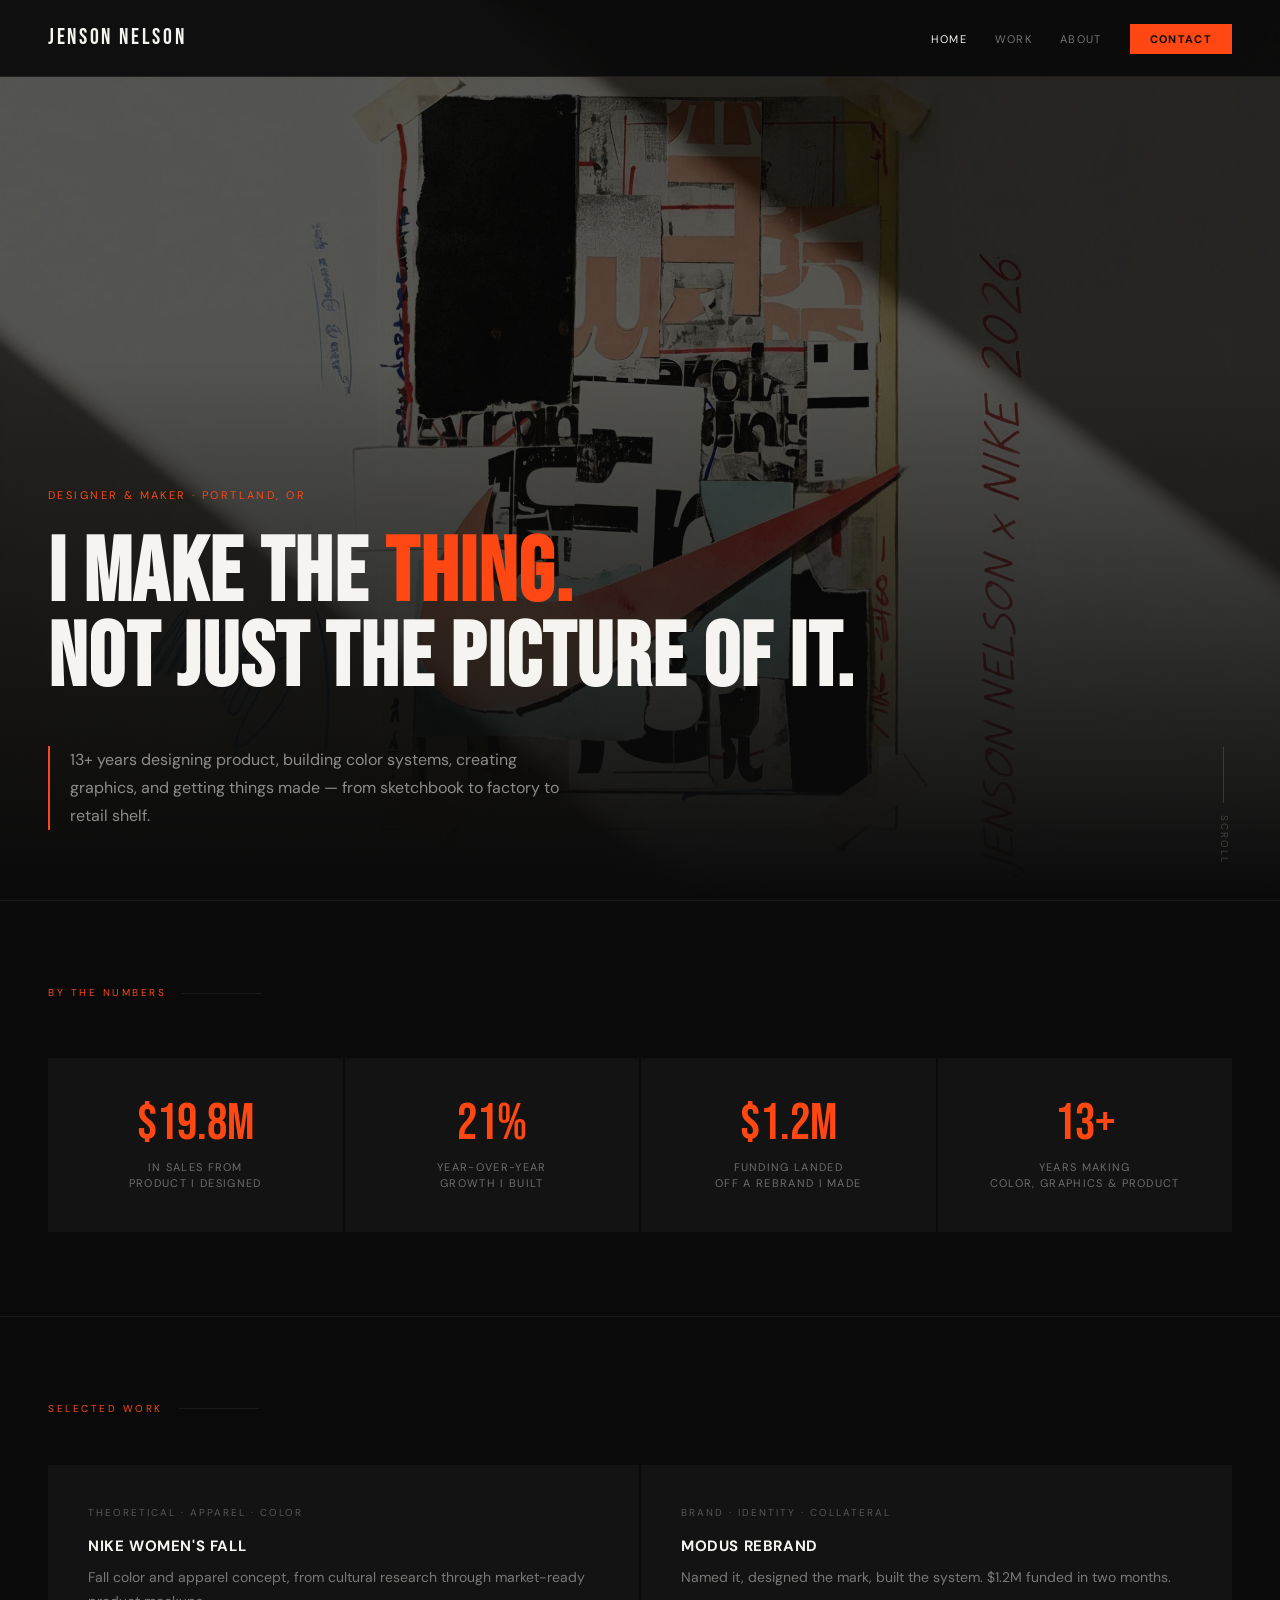
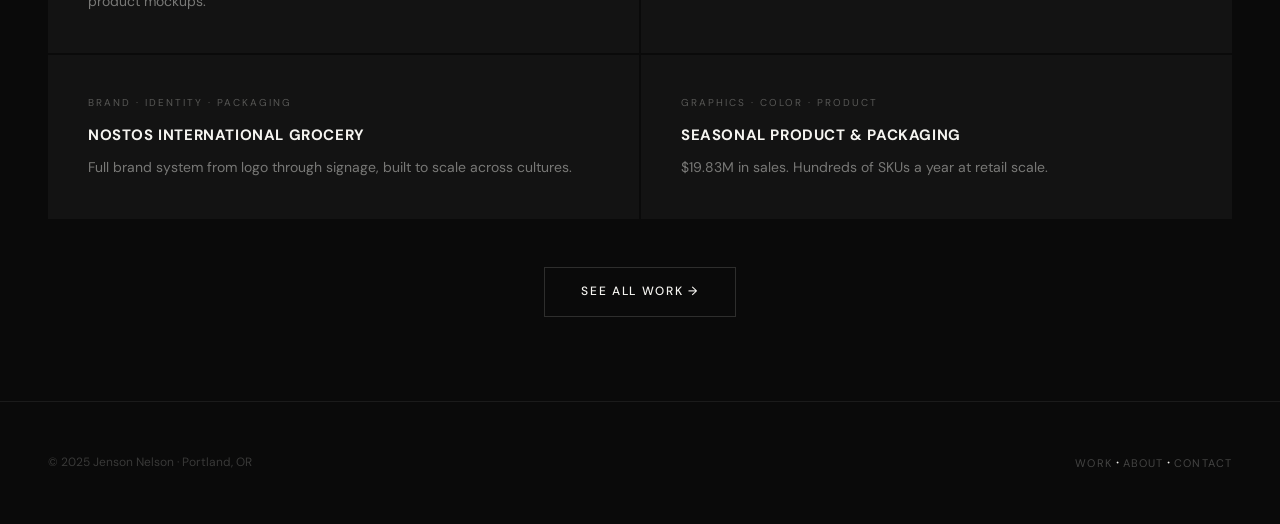
<file: Deploy/index.html>
<!DOCTYPE html>
<html lang="en">
<head>
<meta charset="UTF-8">
<meta name="viewport" content="width=device-width, initial-scale=1.0">
<title>Jenson Nelson — Designer · Color · Graphics · Product</title>
<meta name="description" content="Designer and maker with 13+ years building product, color systems, packaging, and apparel graphics — from sketchbook to retail shelf.">
<link rel="preconnect" href="https://fonts.googleapis.com">
<link rel="preconnect" href="https://fonts.gstatic.com" crossorigin>
<link href="https://fonts.googleapis.com/css2?family=Bebas+Neue&family=DM+Sans:ital,wght@0,300;0,400;0,500;0,700;1,300;1,400&display=swap" rel="stylesheet">
<link rel="stylesheet" href="style.css">
<style>
  /* === HOME-SPECIFIC === */
  .hero {
    min-height: 100vh;
    display: flex;
    flex-direction: column;
    justify-content: flex-end;
    padding: 0 48px 70px;
    position: relative;
    overflow: hidden;
  }
  .hero::before {
    content: '';
    position: absolute;
    inset: 0;
    background: url('hero-bg.jpg') center/cover no-repeat;
    opacity: 0.32;
    pointer-events: none;
  }
  .hero::after {
    content: '';
    position: absolute;
    inset: 0;
    background: linear-gradient(to top, var(--black) 0%, transparent 60%);
    pointer-events: none;
  }
  .hero-content { position: relative; z-index: 2; }
  .hero-eyebrow {
    font-size: 11px;
    letter-spacing: 0.22em;
    text-transform: uppercase;
    color: var(--orange);
    margin-bottom: 28px;
  }
  .hero-title {
    font-family: var(--serif);
    font-size: clamp(46px, 7vw, 96px);
    line-height: 0.95;
    letter-spacing: 0.02em;
    max-width: 860px;
    margin-bottom: 44px;
  }
  .hero-title span { color: var(--orange); }
  .hero-sub {
    font-size: 16px;
    color: rgba(245,244,240,0.55);
    max-width: 520px;
    line-height: 1.75;
    border-left: 2px solid var(--orange);
    padding-left: 20px;
    margin: 0;
  }
  .scroll-cue {
    position: absolute;
    bottom: 36px; right: 48px;
    font-size: 10px;
    letter-spacing: 0.2em;
    text-transform: uppercase;
    color: rgba(245,244,240,0.2);
    writing-mode: vertical-rl;
    display: flex;
    align-items: center;
    gap: 12px;
    z-index: 2;
  }
  .scroll-cue::before {
    content: '';
    display: block;
    width: 1px;
    height: 56px;
    background: rgba(255,71,19,0.35);
  }

  /* Stats */
  .stats {
    display: grid;
    grid-template-columns: repeat(4, 1fr);
    gap: 2px;
    margin-top: 56px;
  }
  .stat {
    background: var(--mid);
    padding: 40px 32px;
    text-align: center;
    position: relative;
    overflow: hidden;
  }
  .stat::after {
    content: '';
    position: absolute;
    bottom: 0; left: 0; right: 0;
    height: 2px;
    background: var(--orange);
    transform: scaleX(0);
    transition: transform 0.4s ease;
  }
  .stat:hover::after { transform: scaleX(1); }
  .stat-num {
    font-family: var(--serif);
    font-size: clamp(34px, 4vw, 52px);
    color: var(--orange);
    line-height: 1;
    margin-bottom: 10px;
  }
  .stat-label {
    font-size: 11px;
    letter-spacing: 0.12em;
    text-transform: uppercase;
    color: rgba(245,244,240,0.4);
    line-height: 1.5;
  }

  /* Philosophy bar */
  .philosophy {
    background: var(--mid);
    border-left: 3px solid var(--orange);
    padding: 48px 52px;
    margin-top: 56px;
    font-size: 20px;
    line-height: 1.7;
    color: rgba(245,244,240,0.85);
  }
  .philosophy em {
    color: var(--orange);
    font-style: normal;
    font-weight: 500;
  }

  /* Work preview cards */
  .preview-grid {
    display: grid;
    grid-template-columns: 1fr 1fr;
    gap: 2px;
    margin-top: 48px;
  }
  .preview-card {
    background: var(--mid);
    padding: 40px;
    text-decoration: none;
    color: inherit;
    position: relative;
    overflow: hidden;
  }
  .preview-card::before {
    content: '';
    position: absolute;
    top: 0; left: 0;
    width: 3px;
    height: 0;
    background: var(--orange);
    transition: height 0.4s ease;
  }
  .preview-card:hover::before { height: 100%; }
  .preview-card:hover { opacity: 1; }
  .preview-card .eyebrow {
    font-size: 10px;
    letter-spacing: 0.2em;
    text-transform: uppercase;
    color: rgba(245,244,240,0.3);
    margin-bottom: 12px;
  }
  .preview-card h4 {
    font-size: 15px;
    text-transform: uppercase;
    letter-spacing: 0.04em;
    color: var(--white);
    margin-bottom: 8px;
  }
  .preview-card p {
    font-size: 14px;
    color: rgba(245,244,240,0.45);
    max-width: 100%;
    margin: 0;
    line-height: 1.65;
  }

  .home-cta {
    text-align: center;
    margin-top: 48px;
  }

  @media (max-width: 900px) {
    .stats { grid-template-columns: 1fr 1fr; }
    .preview-grid { grid-template-columns: 1fr; }
  }
  @media (max-width: 600px) {
    .hero { padding: 0 24px 42px; }
    .stats { grid-template-columns: 1fr; }
    .stat { padding: 28px 24px; }
    .philosophy { padding: 32px 24px; font-size: 17px; }
  }
</style>
</head>
<body>

<nav>
  <a href="index.html" class="nav-name">JENSON NELSON</a>
  <ul class="nav-links">
    <li><a href="index.html" class="active">Home</a></li>
    <li><a href="work.html">Work</a></li>
    <li><a href="about.html">About</a></li>
    <li><a href="contact.html" class="nav-cta">Contact</a></li>
  </ul>
</nav>

<!-- HERO -->
<div class="hero">
  <div class="hero-content">
    <div class="hero-eyebrow anim-1">Designer & Maker · Portland, OR</div>
    <h1 class="hero-title anim-2">I MAKE THE <span>THING.</span><br>NOT JUST THE PICTURE OF IT.</h1>
    <p class="hero-sub anim-3">13+ years designing product, building color systems, creating graphics, and getting things made — from sketchbook to factory to retail shelf.</p>
  </div>
  <div class="scroll-cue">Scroll</div>
</div>

<!-- STATS -->
<section id="impact">
  <div class="section-label">By the Numbers</div>
  <div class="stats reveal">
    <div class="stat">
      <div class="stat-num">$19.8M</div>
      <div class="stat-label">In Sales from<br>Product I Designed</div>
    </div>
    <div class="stat">
      <div class="stat-num">21%</div>
      <div class="stat-label">Year-over-Year<br>Growth I Built</div>
    </div>
    <div class="stat">
      <div class="stat-num">$1.2M</div>
      <div class="stat-label">Funding Landed<br>off a Rebrand I Made</div>
    </div>
    <div class="stat">
      <div class="stat-num">13+</div>
      <div class="stat-label">Years Making<br>Color, Graphics & Product</div>
    </div>
  </div>
</section>

<!-- WORK PREVIEW -->
<section>
  <div class="section-label">Selected Work</div>
  <div class="preview-grid reveal">
    <a href="work.html#nike-womens" class="preview-card">
      <div class="eyebrow">Theoretical · Apparel · Color</div>
      <h4>Nike Women's Fall</h4>
      <p>Fall color and apparel concept, from cultural research through market-ready product mockups.</p>
    </a>
    <a href="work.html#modus" class="preview-card">
      <div class="eyebrow">Brand · Identity · Collateral</div>
      <h4>Modus Rebrand</h4>
      <p>Named it, designed the mark, built the system. $1.2M funded in two months.</p>
    </a>
    <a href="work.html#nostos" class="preview-card">
      <div class="eyebrow">Brand · Identity · Packaging</div>
      <h4>Nostos International Grocery</h4>
      <p>Full brand system from logo through signage, built to scale across cultures.</p>
    </a>
    <a href="work.html#seasonal" class="preview-card">
      <div class="eyebrow">Graphics · Color · Product</div>
      <h4>Seasonal Product & Packaging</h4>
      <p>$19.83M in sales. Hundreds of SKUs a year at retail scale.</p>
    </a>
  </div>

  <div class="home-cta reveal" style="margin-top: 48px;">
    <a href="work.html" class="btn-secondary">See All Work →</a>
  </div>
</section>

<footer>
  <p>&copy; 2025 Jenson Nelson · Portland, OR</p>
  <nav>
    <a href="work.html">Work</a> &nbsp;&middot;&nbsp;
    <a href="about.html">About</a> &nbsp;&middot;&nbsp;
    <a href="contact.html">Contact</a>
  </nav>
</footer>

<script>
  const reveals = document.querySelectorAll('.reveal');
  const observer = new IntersectionObserver((entries) => {
    entries.forEach(entry => {
      if (entry.isIntersecting) {
        entry.target.classList.add('visible');
        observer.unobserve(entry.target);
      }
    });
  }, { threshold: 0.12 });
  reveals.forEach(el => observer.observe(el));
</script>
</body>
</html>
</file>
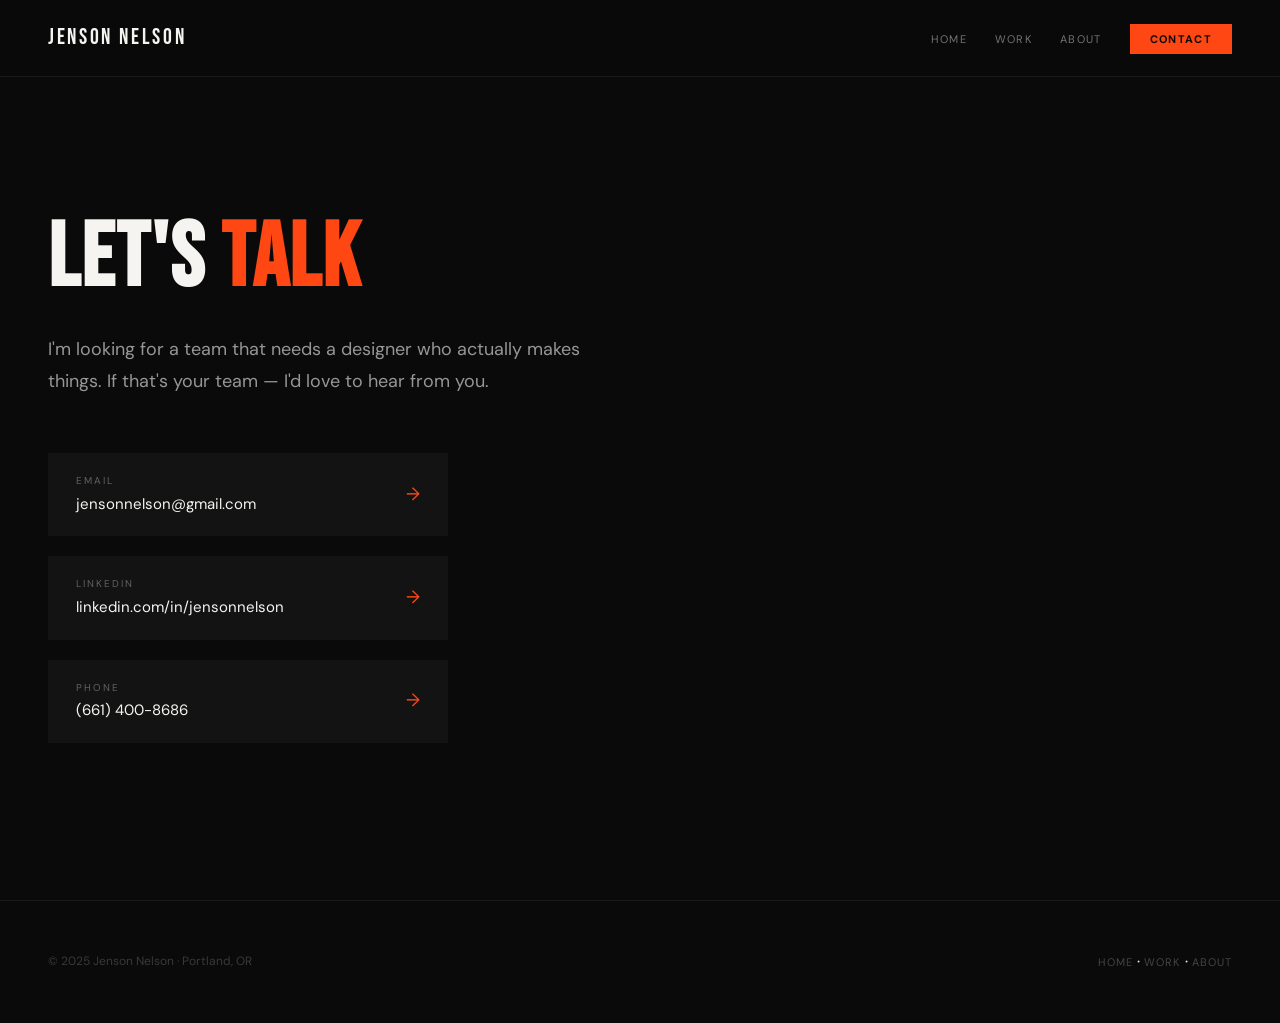
<file: Deploy/contact.html>
<!DOCTYPE html>
<html lang="en">
<head>
<meta charset="UTF-8">
<meta name="viewport" content="width=device-width, initial-scale=1.0">
<title>Contact — Jenson Nelson</title>
<link rel="preconnect" href="https://fonts.googleapis.com">
<link rel="preconnect" href="https://fonts.gstatic.com" crossorigin>
<link href="https://fonts.googleapis.com/css2?family=Bebas+Neue&family=DM+Sans:ital,wght@0,300;0,400;0,500;0,700;1,300;1,400&display=swap" rel="stylesheet">
<link rel="stylesheet" href="style.css">
<style>
  .contact-page {
    min-height: 100vh;
    display: flex;
    flex-direction: column;
    justify-content: center;
    padding: 160px 48px 100px;
  }
  .contact-page h1 {
    font-family: var(--serif);
    font-size: clamp(48px, 7vw, 96px);
    line-height: 0.95;
    letter-spacing: 0.02em;
    margin-bottom: 32px;
  }
  .contact-page h1 span { color: var(--orange); }
  .contact-page .lead {
    font-size: 18px;
    line-height: 1.75;
    color: rgba(245,244,240,0.6);
    max-width: 560px;
    margin-bottom: 56px;
  }
  .contact-links {
    display: flex;
    flex-direction: column;
    gap: 20px;
    max-width: 400px;
  }
  .contact-link {
    display: flex;
    align-items: center;
    gap: 20px;
    padding: 20px 28px;
    background: var(--mid);
    text-decoration: none;
    color: var(--white);
    transition: background 0.2s;
    position: relative;
    overflow: hidden;
  }
  .contact-link::before {
    content: '';
    position: absolute;
    left: 0; top: 0;
    width: 3px;
    height: 0;
    background: var(--orange);
    transition: height 0.3s ease;
  }
  .contact-link:hover::before { height: 100%; }
  .contact-link:hover { opacity: 1; }
  .contact-link .label {
    font-size: 10px;
    letter-spacing: 0.2em;
    text-transform: uppercase;
    color: rgba(245,244,240,0.35);
  }
  .contact-link .value {
    font-size: 15px;
    color: var(--white);
    margin-top: 2px;
  }
  .contact-link .arrow {
    margin-left: auto;
    color: var(--orange);
    font-size: 18px;
    transition: transform 0.2s;
  }
  .contact-link:hover .arrow { transform: translateX(4px); }

  @media (max-width: 600px) {
    .contact-page { padding: 130px 24px 60px; }
  }
</style>
</head>
<body>

<nav>
  <a href="index.html" class="nav-name">JENSON NELSON</a>
  <ul class="nav-links">
    <li><a href="index.html">Home</a></li>
    <li><a href="work.html" class="nav-hide">Work</a></li>
    <li><a href="about.html" class="nav-hide">About</a></li>
    <li><a href="contact.html" class="active nav-cta">Contact</a></li>
  </ul>
</nav>

<div class="contact-page">
  <h1 class="anim-1">LET'S <span>TALK</span></h1>
  <p class="lead anim-2">I'm looking for a team that needs a designer who actually makes things. If that's your team — I'd love to hear from you.</p>

  <div class="contact-links anim-3">
    <a href="mailto:jensonnelson@gmail.com" class="contact-link">
      <div>
        <div class="label">Email</div>
        <div class="value">jensonnelson@gmail.com</div>
      </div>
      <div class="arrow">→</div>
    </a>

    <a href="https://www.linkedin.com/in/jensonnelson/" target="_blank" rel="noopener" class="contact-link">
      <div>
        <div class="label">LinkedIn</div>
        <div class="value">linkedin.com/in/jensonnelson</div>
      </div>
      <div class="arrow">→</div>
    </a>

    <a href="tel:6614008686" class="contact-link">
      <div>
        <div class="label">Phone</div>
        <div class="value">(661) 400-8686</div>
      </div>
      <div class="arrow">→</div>
    </a>
  </div>
</div>

<footer>
  <p>&copy; 2025 Jenson Nelson · Portland, OR</p>
  <nav>
    <a href="index.html">Home</a> &nbsp;&middot;&nbsp;
    <a href="work.html">Work</a> &nbsp;&middot;&nbsp;
    <a href="about.html">About</a>
  </nav>
</footer>

</body>
</html>
</file>
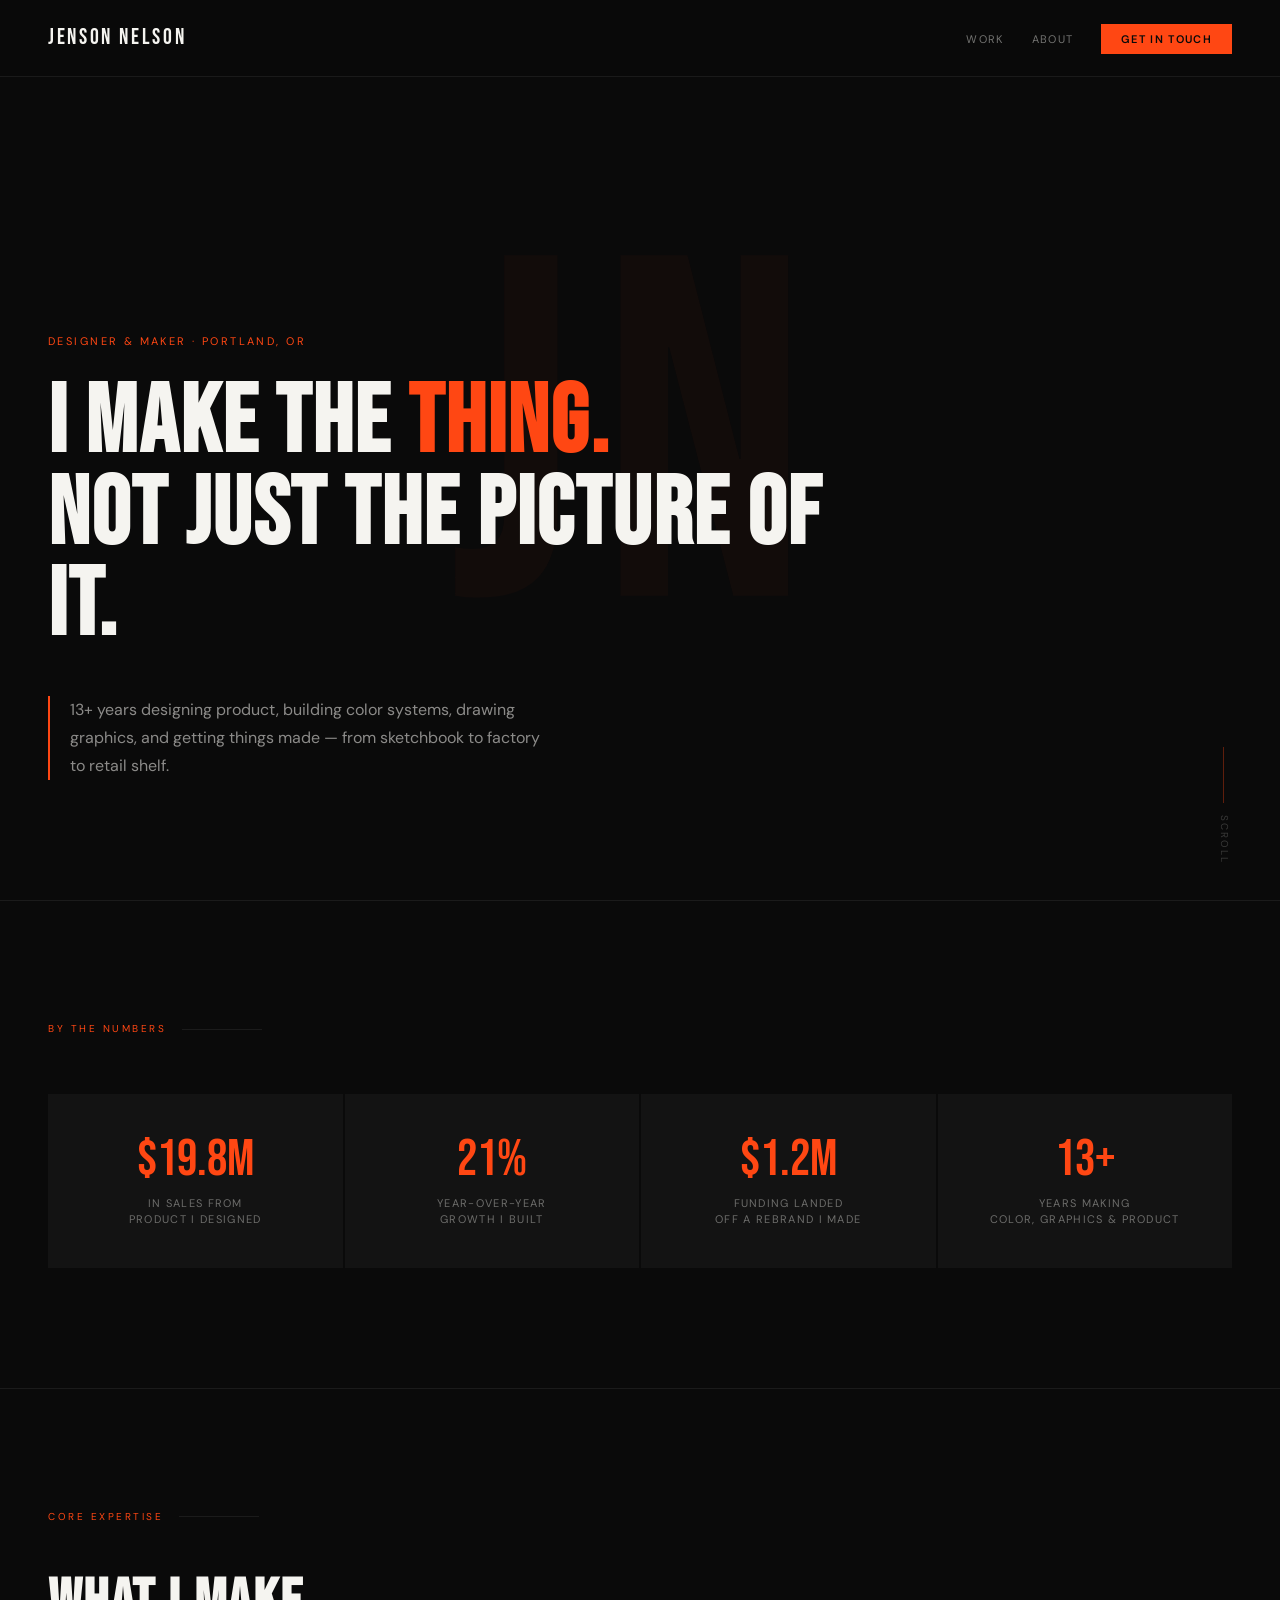
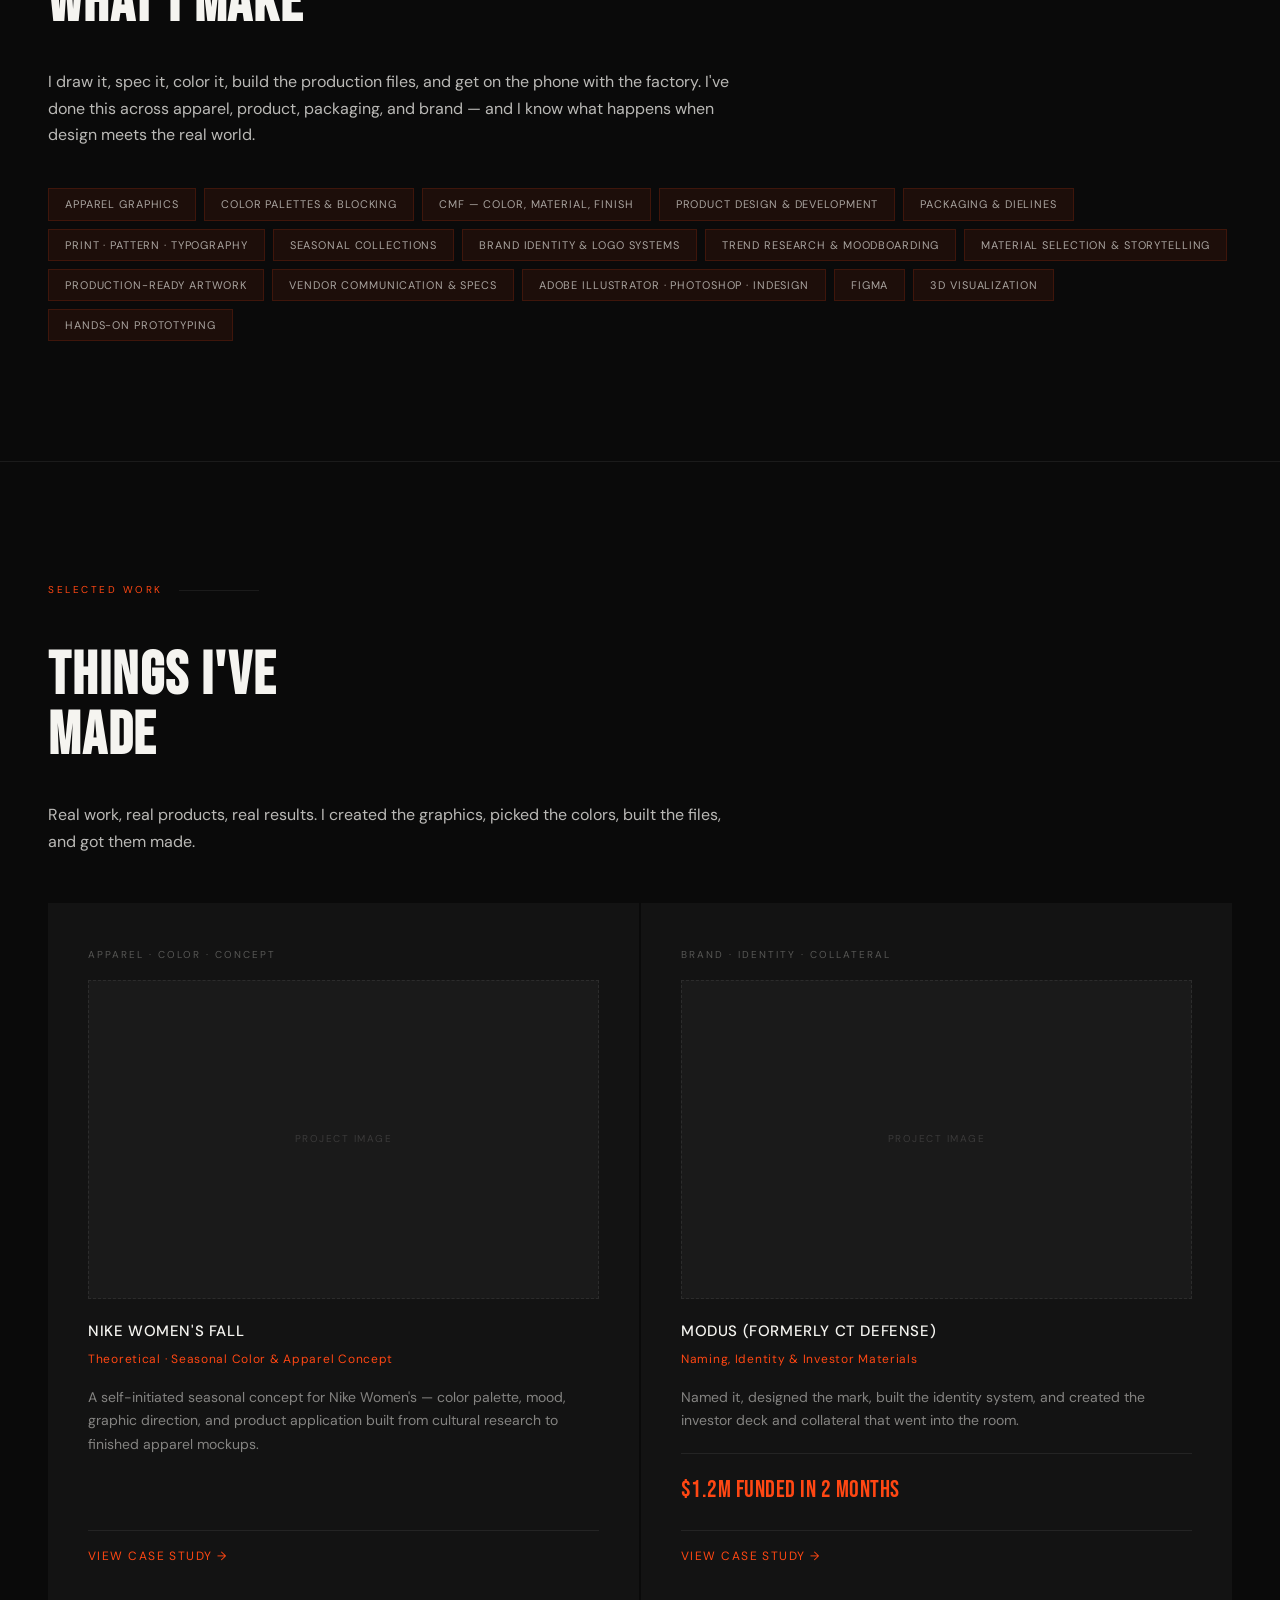
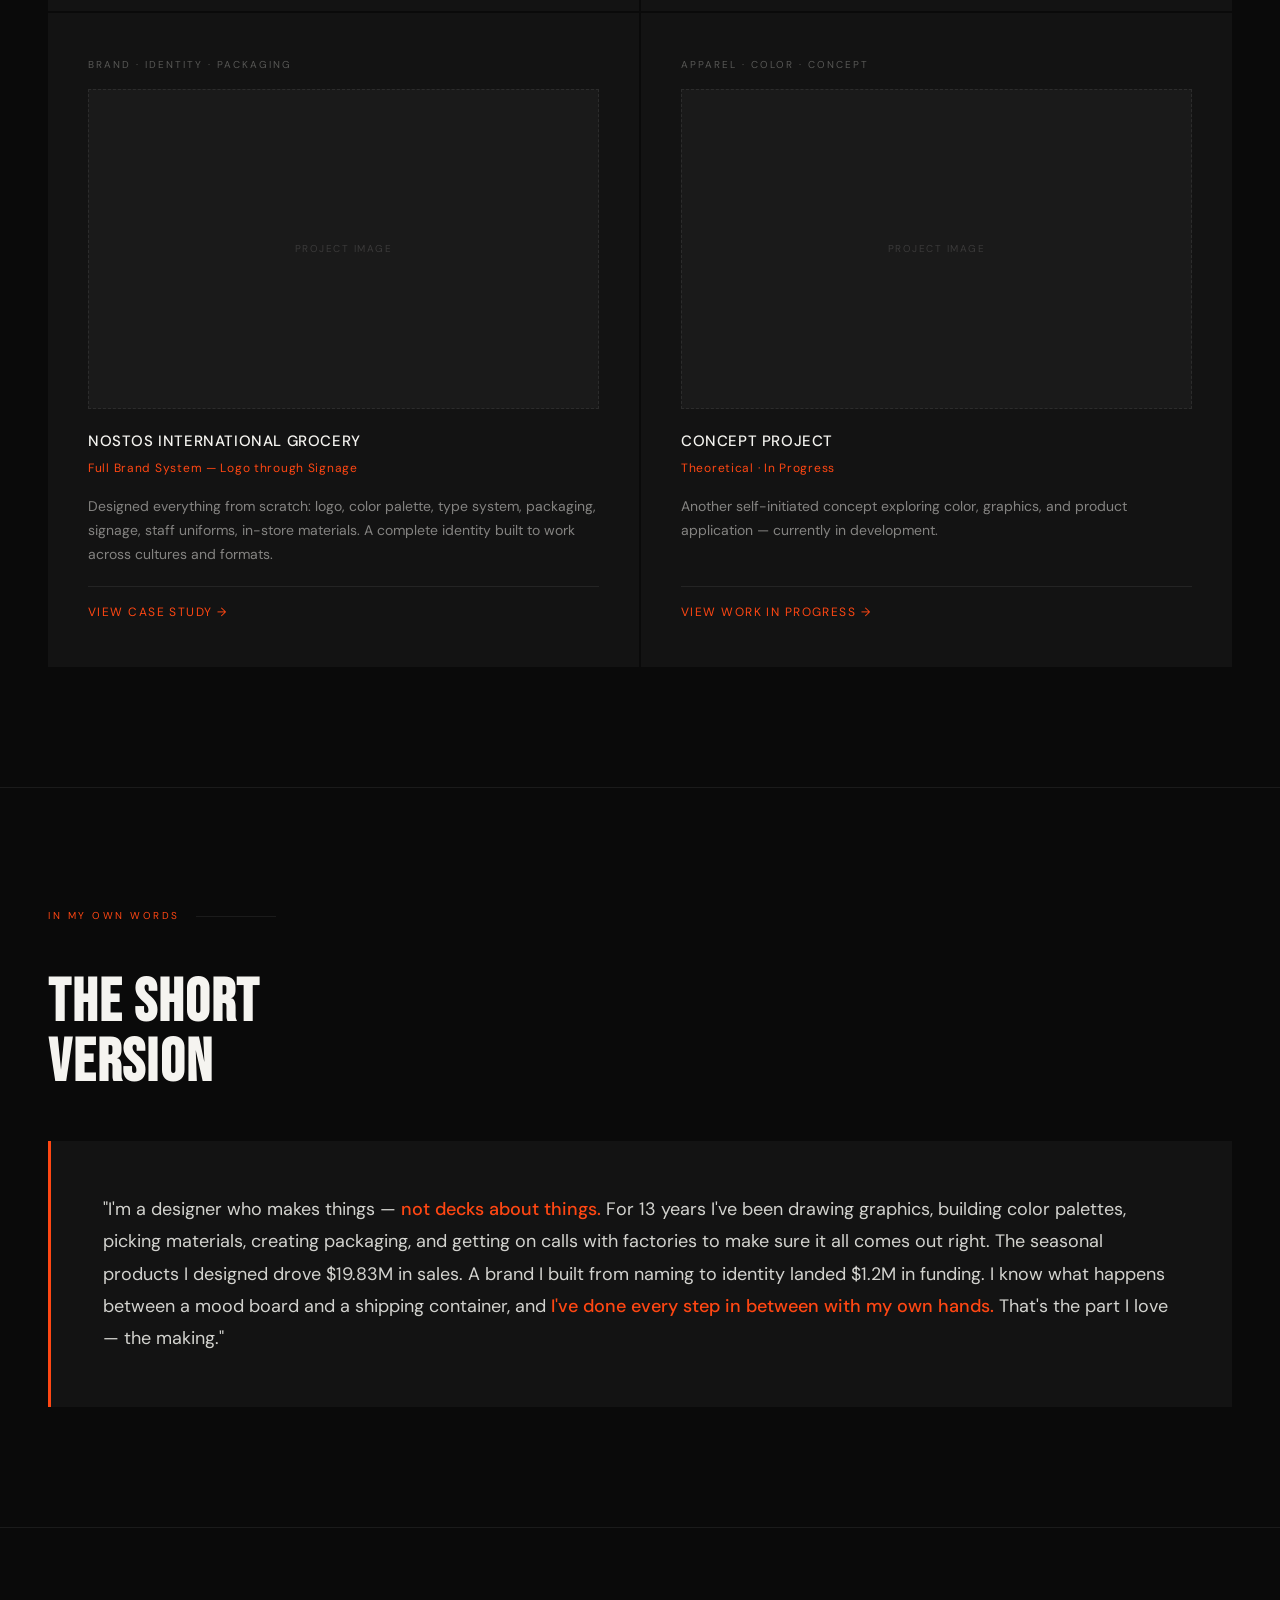
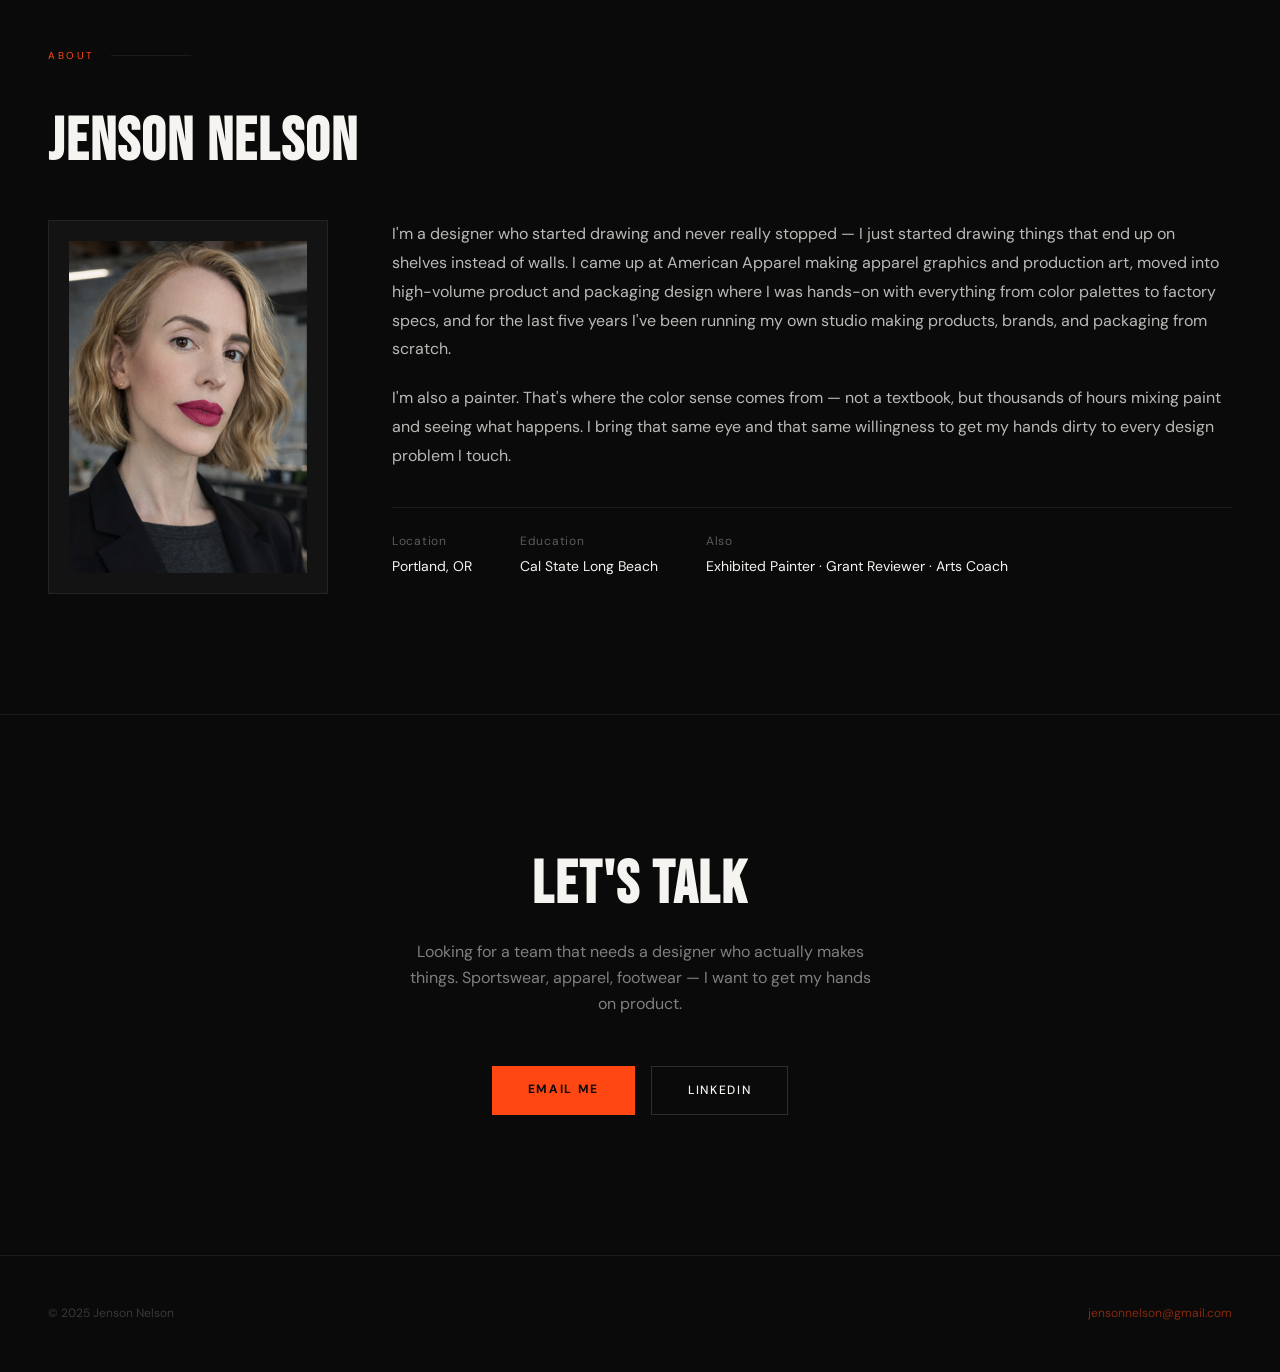
<file: Deploy/jenson-nelson-landing.html>
<!DOCTYPE html>
<html lang="en">
<head>
<meta charset="UTF-8">
<meta name="viewport" content="width=device-width, initial-scale=1.0">
<title>Jenson Nelson — Portfolio · Color · Graphics · Product Design</title>
<meta name="description" content="Designer and maker with 13+ years building product, color systems, packaging, and apparel graphics — from sketchbook to retail shelf.">
<link rel="preconnect" href="https://fonts.googleapis.com">
<link rel="preconnect" href="https://fonts.gstatic.com" crossorigin>
<link href="https://fonts.googleapis.com/css2?family=Bebas+Neue&family=DM+Sans:ital,wght@0,300;0,400;0,500;0,700;1,300;1,400&display=swap" rel="stylesheet">
<style>
  *, *::before, *::after { box-sizing: border-box; margin: 0; padding: 0; }
  :root {
    --black: #0a0a0a;
    --white: #f5f4f0;
    --orange: #FF4713;
    --mid: #131313;
    --dim: #3a3a3a;
    --rule: rgba(255,255,255,0.07);
    --serif: 'Bebas Neue', sans-serif;
    --body: 'DM Sans', sans-serif;
  }
  html { scroll-behavior: smooth; }
  body {
    background: var(--black);
    color: var(--white);
    font-family: var(--body);
    font-size: 16px;
    line-height: 1.65;
    -webkit-font-smoothing: antialiased;
  }
  a { color: var(--orange); text-decoration: none; transition: opacity 0.2s; }
  a:hover { opacity: 0.8; }

  /* === NAV === */
  nav {
    position: fixed;
    top: 0; left: 0; right: 0;
    z-index: 100;
    display: flex;
    justify-content: space-between;
    align-items: center;
    padding: 20px 48px;
    background: rgba(10,10,10,0.92);
    backdrop-filter: blur(14px);
    -webkit-backdrop-filter: blur(14px);
    border-bottom: 1px solid var(--rule);
  }
  .nav-name {
    font-family: var(--serif);
    font-size: 22px;
    letter-spacing: 0.12em;
    color: var(--white);
  }
  .nav-links { display: flex; gap: 28px; list-style: none; }
  .nav-links a {
    color: rgba(245,244,240,0.45);
    font-size: 11px;
    letter-spacing: 0.12em;
    text-transform: uppercase;
    transition: color 0.2s;
  }
  .nav-links a:hover { color: var(--white); opacity: 1; }
  .nav-cta {
    background: var(--orange);
    color: var(--black) !important;
    padding: 8px 20px;
    font-weight: 600;
    font-size: 11px;
    letter-spacing: 0.1em;
    text-transform: uppercase;
    transition: background 0.2s;
  }
  .nav-cta:hover { background: #e03e10; opacity: 1; }

  /* === HERO === */
  .hero {
    min-height: 100vh;
    display: flex;
    flex-direction: column;
    justify-content: flex-end;
    padding: 0 48px 100px;
    position: relative;
    overflow: hidden;
  }
  .hero::before {
    content: 'JN';
    position: absolute;
    top: 50%;
    left: 50%;
    transform: translate(-50%, -50%);
    font-family: var(--serif);
    font-size: clamp(280px, 38vw, 550px);
    color: rgba(255,71,19,0.03);
    letter-spacing: 0.05em;
    pointer-events: none;
    user-select: none;
  }
  .hero-eyebrow {
    font-size: 11px;
    letter-spacing: 0.22em;
    text-transform: uppercase;
    color: var(--orange);
    margin-bottom: 28px;
  }
  .hero-title {
    font-family: var(--serif);
    font-size: clamp(48px, 7.5vw, 100px);
    line-height: 0.95;
    letter-spacing: 0.02em;
    max-width: 860px;
    margin-bottom: 44px;
  }
  .hero-title span { color: var(--orange); }
  .hero-sub {
    font-size: 16px;
    color: rgba(245,244,240,0.55);
    max-width: 500px;
    line-height: 1.75;
    border-left: 2px solid var(--orange);
    padding-left: 20px;
  }
  .scroll-cue {
    position: absolute;
    bottom: 36px;
    right: 48px;
    font-size: 10px;
    letter-spacing: 0.2em;
    text-transform: uppercase;
    color: rgba(245,244,240,0.2);
    writing-mode: vertical-rl;
    display: flex;
    align-items: center;
    gap: 12px;
  }
  .scroll-cue::before {
    content: '';
    display: block;
    width: 1px;
    height: 56px;
    background: rgba(255,71,19,0.35);
  }

  /* === SHARED SECTION === */
  section { padding: 120px 48px; border-top: 1px solid var(--rule); }
  .section-label {
    font-size: 10px;
    letter-spacing: 0.25em;
    text-transform: uppercase;
    color: var(--orange);
    margin-bottom: 48px;
    display: flex;
    align-items: center;
    gap: 16px;
  }
  .section-label::after {
    content: '';
    flex: 1;
    height: 1px;
    background: var(--rule);
    max-width: 80px;
  }
  h2 {
    font-family: var(--serif);
    font-size: clamp(34px, 5vw, 60px);
    letter-spacing: 0.03em;
    line-height: 1;
    margin-bottom: 36px;
  }
  p { color: rgba(245,244,240,0.75); max-width: 700px; margin-bottom: 20px; }
  strong { color: var(--white); font-weight: 500; }

  /* === STATS === */
  .stats {
    display: grid;
    grid-template-columns: repeat(4, 1fr);
    gap: 2px;
    margin-top: 56px;
  }
  .stat {
    background: var(--mid);
    padding: 40px 32px;
    text-align: center;
    position: relative;
    overflow: hidden;
  }
  .stat::after {
    content: '';
    position: absolute;
    bottom: 0; left: 0; right: 0;
    height: 2px;
    background: var(--orange);
    transform: scaleX(0);
    transition: transform 0.4s ease;
  }
  .stat:hover::after { transform: scaleX(1); }
  .stat-num {
    font-family: var(--serif);
    font-size: clamp(36px, 4vw, 56px);
    color: var(--orange);
    line-height: 1;
    margin-bottom: 10px;
  }
  .stat-label {
    font-size: 11px;
    letter-spacing: 0.12em;
    text-transform: uppercase;
    color: rgba(245,244,240,0.4);
    line-height: 1.5;
  }

  /* === EXPERTISE TAGS === */
  .expertise-grid {
    display: flex;
    flex-wrap: wrap;
    gap: 8px;
    margin-top: 40px;
  }
  .tag {
    background: rgba(255,71,19,0.08);
    border: 1px solid rgba(255,71,19,0.15);
    padding: 6px 16px;
    font-size: 11px;
    letter-spacing: 0.08em;
    color: rgba(245,244,240,0.65);
    text-transform: uppercase;
    transition: border-color 0.2s, color 0.2s;
  }
  .tag:hover { border-color: rgba(255,71,19,0.5); color: var(--white); }

  /* === WORK / EXPERIENCE === */
  .work-grid {
    display: grid;
    grid-template-columns: 1fr 1fr;
    gap: 2px;
    margin-top: 48px;
  }
  .work-card {
    background: var(--mid);
    padding: 44px 40px;
    position: relative;
    overflow: hidden;
    display: flex;
    flex-direction: column;
  }
  .work-card::before {
    content: '';
    position: absolute;
    top: 0; left: 0;
    width: 3px;
    height: 0;
    background: var(--orange);
    transition: height 0.4s ease;
  }
  .work-card:hover::before { height: 100%; }
  a.work-card { text-decoration: none; color: inherit; }
  a.work-card .view-link {
    margin-top: 20px;
    padding-top: 16px;
    border-top: 1px solid var(--rule);
    font-size: 12px;
    letter-spacing: 0.12em;
    text-transform: uppercase;
    color: var(--orange);
    transition: letter-spacing 0.3s;
  }
  a.work-card:hover .view-link { letter-spacing: 0.18em; }
  .work-card .eyebrow {
    font-size: 10px;
    letter-spacing: 0.2em;
    text-transform: uppercase;
    color: rgba(245,244,240,0.3);
    margin-bottom: 16px;
  }
  .work-card h4 {
    font-size: 15px;
    letter-spacing: 0.04em;
    text-transform: uppercase;
    color: var(--white);
    margin-bottom: 6px;
    font-weight: 500;
  }
  .work-card .role {
    font-size: 12px;
    color: var(--orange);
    letter-spacing: 0.06em;
    margin-bottom: 16px;
  }
  .work-card .card-img {
    width: 100%;
    aspect-ratio: 16 / 10;
    background: rgba(255,255,255,0.03);
    border: 1px dashed rgba(255,255,255,0.08);
    margin-bottom: 20px;
    display: flex;
    align-items: center;
    justify-content: center;
    overflow: hidden;
    color: rgba(245,244,240,0.15);
    font-size: 10px;
    letter-spacing: 0.15em;
    text-transform: uppercase;
  }
  .work-card .card-img img {
    width: 100%;
    height: 100%;
    object-fit: cover;
    display: block;
  }
  .work-card p {
    font-size: 14px;
    color: rgba(245,244,240,0.5);
    max-width: 100%;
    margin: 0;
    line-height: 1.7;
    flex: 1;
  }
  .work-card .metric {
    margin-top: 20px;
    padding-top: 16px;
    border-top: 1px solid var(--rule);
    font-family: var(--serif);
    font-size: 24px;
    color: var(--orange);
    letter-spacing: 0.02em;
  }

  /* === PITCH === */
  .pitch-box {
    background: var(--mid);
    border-left: 3px solid var(--orange);
    padding: 52px;
    margin-top: 48px;
    font-size: 18px;
    line-height: 1.8;
    color: rgba(245,244,240,0.85);
    max-width: 100%;
  }
  .pitch-box em {
    color: var(--orange);
    font-style: normal;
    font-weight: 500;
  }

  /* === ABOUT === */
  .about-grid {
    display: grid;
    grid-template-columns: 280px 1fr;
    gap: 64px;
    margin-top: 48px;
    align-items: start;
  }
  .about-photo {
    width: 100%;
    aspect-ratio: 3 / 4;
    background: var(--mid);
    border: 1px solid var(--rule);
    display: flex;
    align-items: center;
    justify-content: center;
    color: rgba(245,244,240,0.2);
    font-size: 11px;
    letter-spacing: 0.15em;
    text-transform: uppercase;
    text-align: center;
    padding: 20px;
    line-height: 1.6;
  }
  /* If user adds a real image, hide the placeholder text */
  .about-photo img {
    width: 100%;
    height: 100%;
    object-fit: cover;
    display: block;
  }
  .about-text p {
    font-size: 16px;
    line-height: 1.8;
    color: rgba(245,244,240,0.75);
    max-width: 100%;
  }
  .about-text p + p { margin-top: 20px; }
  .about-detail {
    margin-top: 36px;
    padding-top: 24px;
    border-top: 1px solid var(--rule);
    display: flex;
    gap: 48px;
  }
  .about-detail div {
    font-size: 12px;
    color: rgba(245,244,240,0.35);
    letter-spacing: 0.06em;
  }
  .about-detail span {
    display: block;
    color: var(--white);
    font-size: 14px;
    margin-top: 4px;
    letter-spacing: 0;
  }

  /* === CONTACT / CTA === */
  .cta-section {
    text-align: center;
    padding: 140px 48px;
  }
  .cta-section h2 { margin: 0 auto 24px; }
  .cta-section p {
    max-width: 480px;
    margin: 0 auto 48px;
    color: rgba(245,244,240,0.5);
  }
  .cta-buttons { display: flex; gap: 16px; justify-content: center; flex-wrap: wrap; }
  .btn-primary {
    display: inline-block;
    background: var(--orange);
    color: var(--black);
    padding: 14px 36px;
    font-size: 12px;
    font-weight: 700;
    letter-spacing: 0.14em;
    text-transform: uppercase;
    text-decoration: none;
    transition: background 0.2s;
  }
  .btn-primary:hover { background: #e03e10; opacity: 1; }
  .btn-secondary {
    display: inline-block;
    border: 1px solid rgba(245,244,240,0.15);
    color: var(--white);
    padding: 14px 36px;
    font-size: 12px;
    font-weight: 500;
    letter-spacing: 0.14em;
    text-transform: uppercase;
    text-decoration: none;
    transition: border-color 0.2s;
  }
  .btn-secondary:hover { border-color: rgba(245,244,240,0.4); opacity: 1; }

  /* === FOOTER === */
  footer {
    padding: 48px;
    border-top: 1px solid var(--rule);
    display: flex;
    justify-content: space-between;
    align-items: center;
  }
  footer p {
    font-size: 12px;
    color: rgba(245,244,240,0.2);
    margin: 0;
    max-width: 100%;
  }

  /* === ANIMATIONS === */
  @keyframes fadeUp {
    from { opacity: 0; transform: translateY(24px); }
    to { opacity: 1; transform: translateY(0); }
  }
  .hero-eyebrow { animation: fadeUp 0.7s ease 0.2s both; }
  .hero-title   { animation: fadeUp 0.7s ease 0.35s both; }
  .hero-sub     { animation: fadeUp 0.7s ease 0.5s both; }

  /* Scroll-triggered fade-in */
  .reveal {
    opacity: 0;
    transform: translateY(20px);
    transition: opacity 0.6s ease, transform 0.6s ease;
  }
  .reveal.visible {
    opacity: 1;
    transform: translateY(0);
  }

  /* === RESPONSIVE === */
  @media (max-width: 900px) {
    .stats { grid-template-columns: 1fr 1fr; }
    .work-grid { grid-template-columns: 1fr; }
    .about-grid { grid-template-columns: 1fr; gap: 40px; }
    .about-photo { max-width: 260px; }
  }
  @media (max-width: 600px) {
    nav { padding: 16px 24px; }
    .nav-links { display: none; }
    .hero { padding: 0 24px 60px; }
    section, .cta-section { padding: 80px 24px; }
    .stats { grid-template-columns: 1fr; }
    .stat { padding: 28px 24px; }
    .pitch-box { padding: 32px 24px; font-size: 16px; }
    .work-card { padding: 32px 24px; }
    .about-detail { flex-direction: column; gap: 20px; }
    .cta-buttons { flex-direction: column; align-items: center; }
    footer { padding: 32px 24px; flex-direction: column; gap: 12px; }
  }
</style>
</head>
<body>

<!-- NAV -->
<nav>
  <div class="nav-name">JENSON NELSON</div>
  <ul class="nav-links">
    <li><a href="#work">Work</a></li>
    <li><a href="#about">About</a></li>
    <li><a href="#contact" class="nav-cta">Get in Touch</a></li>
  </ul>
</nav>

<!-- HERO -->
<div class="hero">
  <div class="hero-eyebrow">Designer & Maker · Portland, OR</div>
  <h1 class="hero-title">I MAKE THE <span>THING.</span><br>NOT JUST THE PICTURE OF IT.</h1>
  <p class="hero-sub">13+ years designing product, building color systems, drawing graphics, and getting things made — from sketchbook to factory to retail shelf.</p>
  <div class="scroll-cue">Scroll</div>
</div>

<!-- STATS -->
<section id="impact">
  <div class="section-label">By the Numbers</div>
  <div class="stats reveal">
    <div class="stat">
      <div class="stat-num">$19.8M</div>
      <div class="stat-label">In Sales from<br>Product I Designed</div>
    </div>
    <div class="stat">
      <div class="stat-num">21%</div>
      <div class="stat-label">Year-over-Year<br>Growth I Built</div>
    </div>
    <div class="stat">
      <div class="stat-num">$1.2M</div>
      <div class="stat-label">Funding Landed<br>off a Rebrand I Made</div>
    </div>
    <div class="stat">
      <div class="stat-num">13+</div>
      <div class="stat-label">Years Making<br>Color, Graphics & Product</div>
    </div>
  </div>
</section>

<!-- EXPERTISE -->
<section id="expertise">
  <div class="section-label">Core Expertise</div>
  <h2 class="reveal">WHAT I MAKE</h2>
  <p class="reveal">I draw it, spec it, color it, build the production files, and get on the phone with the factory. I've done this across apparel, product, packaging, and brand — and I know what happens when design meets the real world.</p>
  <div class="expertise-grid reveal">
    <span class="tag">Apparel Graphics</span>
    <span class="tag">Color Palettes & Blocking</span>
    <span class="tag">CMF — Color, Material, Finish</span>
    <span class="tag">Product Design & Development</span>
    <span class="tag">Packaging & Dielines</span>
    <span class="tag">Print · Pattern · Typography</span>
    <span class="tag">Seasonal Collections</span>
    <span class="tag">Brand Identity & Logo Systems</span>
    <span class="tag">Trend Research & Moodboarding</span>
    <span class="tag">Material Selection & Storytelling</span>
    <span class="tag">Production-Ready Artwork</span>
    <span class="tag">Vendor Communication & Specs</span>
    <span class="tag">Adobe Illustrator · Photoshop · InDesign</span>
    <span class="tag">Figma</span>
    <span class="tag">3D Visualization</span>
    <span class="tag">Hands-On Prototyping</span>
  </div>
</section>

<!-- WORK -->
<section id="work">
  <div class="section-label">Selected Work</div>
  <h2 class="reveal">THINGS I'VE<br>MADE</h2>
  <p class="reveal">Real work, real products, real results. I created the graphics, picked the colors, built the files, and got them made.</p>

  <div class="work-grid reveal">

    <a class="work-card" href="https://jensondoesit.com/nike-womens-fall" target="_blank" rel="noopener">
      <div class="eyebrow">Apparel · Color · Concept</div>
      <!-- ✏️ ADD IMAGE: Save as "work-nike-womens.jpg" next to this HTML file -->
      <div class="card-img">Project image</div>
      <h4>Nike Women's Fall</h4>
      <div class="role">Theoretical · Seasonal Color & Apparel Concept</div>
      <p>A self-initiated seasonal concept for Nike Women's — color palette, mood, graphic direction, and product application built from cultural research to finished apparel mockups.</p>
      <div class="view-link">View Case Study →</div>
    </a>

    <a class="work-card" href="https://jensondoesit.com/page-6" target="_blank" rel="noopener">
      <div class="eyebrow">Brand · Identity · Collateral</div>
      <!-- ✏️ ADD IMAGE: Save as "work-modus.jpg" next to this HTML file -->
      <div class="card-img">Project image</div>
      <h4>Modus (formerly CT Defense)</h4>
      <div class="role">Naming, Identity & Investor Materials</div>
      <p>Named it, designed the mark, built the identity system, and created the investor deck and collateral that went into the room.</p>
      <div class="metric">$1.2M Funded in 2 Months</div>
      <div class="view-link">View Case Study →</div>
    </a>

    <a class="work-card" href="https://jensondoesit.com/brand-identity" target="_blank" rel="noopener">
      <div class="eyebrow">Brand · Identity · Packaging</div>
      <!-- ✏️ ADD IMAGE: Save as "work-nostos.jpg" next to this HTML file -->
      <div class="card-img">Project image</div>
      <h4>Nostos International Grocery</h4>
      <div class="role">Full Brand System — Logo through Signage</div>
      <p>Designed everything from scratch: logo, color palette, type system, packaging, signage, staff uniforms, in-store materials. A complete identity built to work across cultures and formats.</p>
      <div class="view-link">View Case Study →</div>
    </a>

    <a class="work-card" href="https://jensondoesit.com/page-13" target="_blank" rel="noopener">
      <div class="eyebrow">Apparel · Color · Concept</div>
      <!-- ✏️ ADD IMAGE: Save as "work-concept.jpg" next to this HTML file -->
      <div class="card-img">Project image</div>
      <h4>Concept Project</h4>
      <div class="role">Theoretical · In Progress</div>
      <p>Another self-initiated concept exploring color, graphics, and product application — currently in development.</p>
      <div class="view-link">View Work in Progress →</div>
    </a>

  </div>

</section>

<!-- PITCH -->
<section id="pitch">
  <div class="section-label">In My Own Words</div>
  <h2 class="reveal">THE SHORT<br>VERSION</h2>
  <div class="pitch-box reveal">
    "I'm a designer who makes things — <em>not decks about things.</em> For 13 years I've been drawing graphics, building color palettes, picking materials, creating packaging, and getting on calls with factories to make sure it all comes out right. The seasonal products I designed drove $19.83M in sales. A brand I built from naming to identity landed $1.2M in funding. I know what happens between a mood board and a shipping container, and <em>I've done every step in between with my own hands.</em> That's the part I love — the making."
  </div>
</section>

<!-- ABOUT -->
<section id="about">
  <div class="section-label">About</div>
  <h2 class="reveal">JENSON NELSON</h2>
  <div class="about-grid reveal">

    <div class="about-photo">
      <img src="jenson-photo.jpg" alt="Jenson Nelson">
    </div>

    <div class="about-text">
      <p>I'm a designer who started drawing and never really stopped — I just started drawing things that end up on shelves instead of walls. I came up at American Apparel making apparel graphics and production art, moved into high-volume product and packaging design where I was hands-on with everything from color palettes to factory specs, and for the last five years I've been running my own studio making products, brands, and packaging from scratch.</p>

      <p>I'm also a painter. That's where the color sense comes from — not a textbook, but thousands of hours mixing paint and seeing what happens. I bring that same eye and that same willingness to get my hands dirty to every design problem I touch.</p>

      <!-- ✏️ FILL IN: Add a personal sentence or two if you'd like — what drives you, what you care about outside work, etc. -->

      <div class="about-detail">
        <div>Location<span>Portland, OR</span></div>
        <div>Education<span>Cal State Long Beach</span></div>
        <div>Also<span>Exhibited Painter · Grant Reviewer · Arts Coach</span></div>
      </div>
    </div>
  </div>
</section>

<!-- CONTACT / CTA -->
<section class="cta-section" id="contact">
  <h2 class="reveal">LET'S TALK</h2>
  <p class="reveal">Looking for a team that needs a designer who actually makes things. Sportswear, apparel, footwear — I want to get my hands on product.</p>
  <div class="cta-buttons reveal">

    <a href="mailto:jensonnelson@gmail.com" class="btn-primary">Email Me</a>
    <a href="https://www.linkedin.com/in/jensonnelson/" class="btn-secondary" target="_blank" rel="noopener">LinkedIn</a>

  </div>
</section>

<!-- FOOTER -->
<footer>
  <p>&copy; 2025 Jenson Nelson</p>
  <p style="color: rgba(255,71,19,0.5);">jensonnelson@gmail.com</p>
</footer>

<!-- Scroll reveal script -->
<script>
  const reveals = document.querySelectorAll('.reveal');
  const observer = new IntersectionObserver((entries) => {
    entries.forEach(entry => {
      if (entry.isIntersecting) {
        entry.target.classList.add('visible');
        observer.unobserve(entry.target);
      }
    });
  }, { threshold: 0.15 });
  reveals.forEach(el => observer.observe(el));
</script>

</body>
</html>
</file>
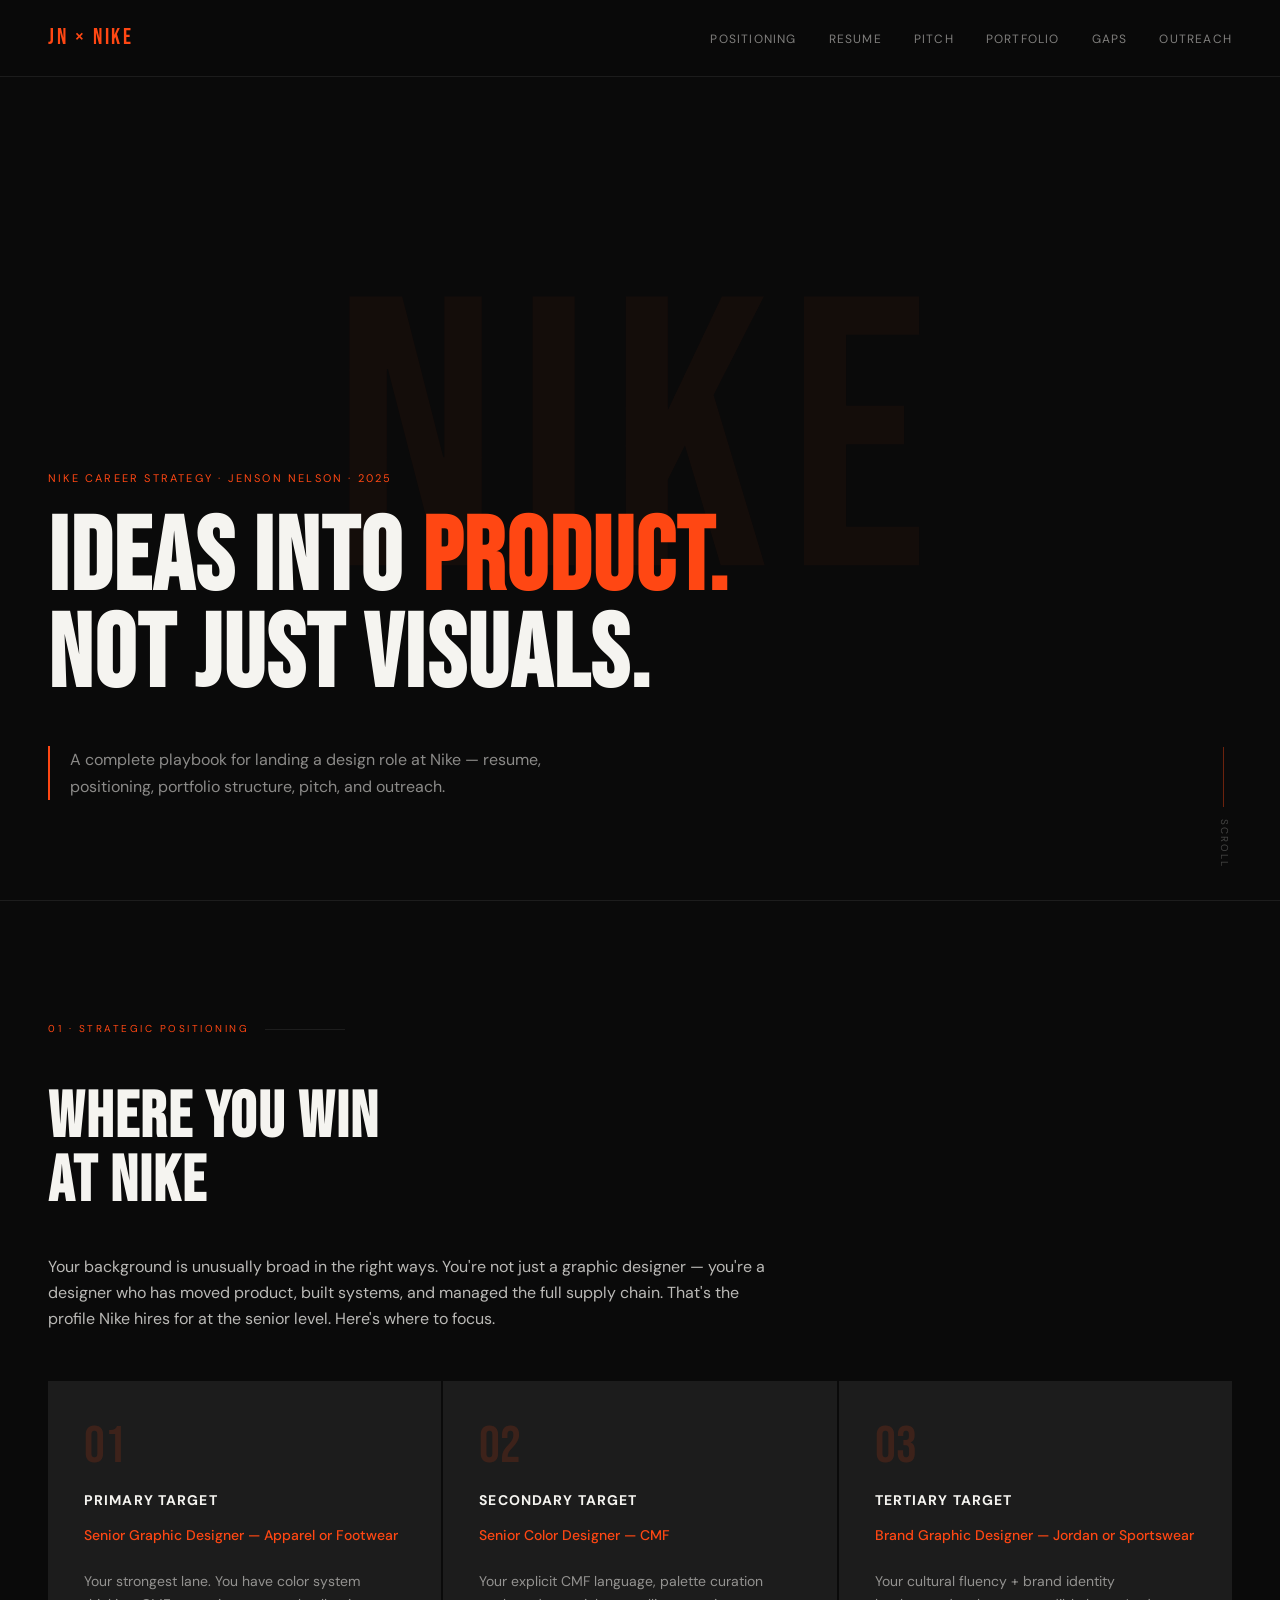
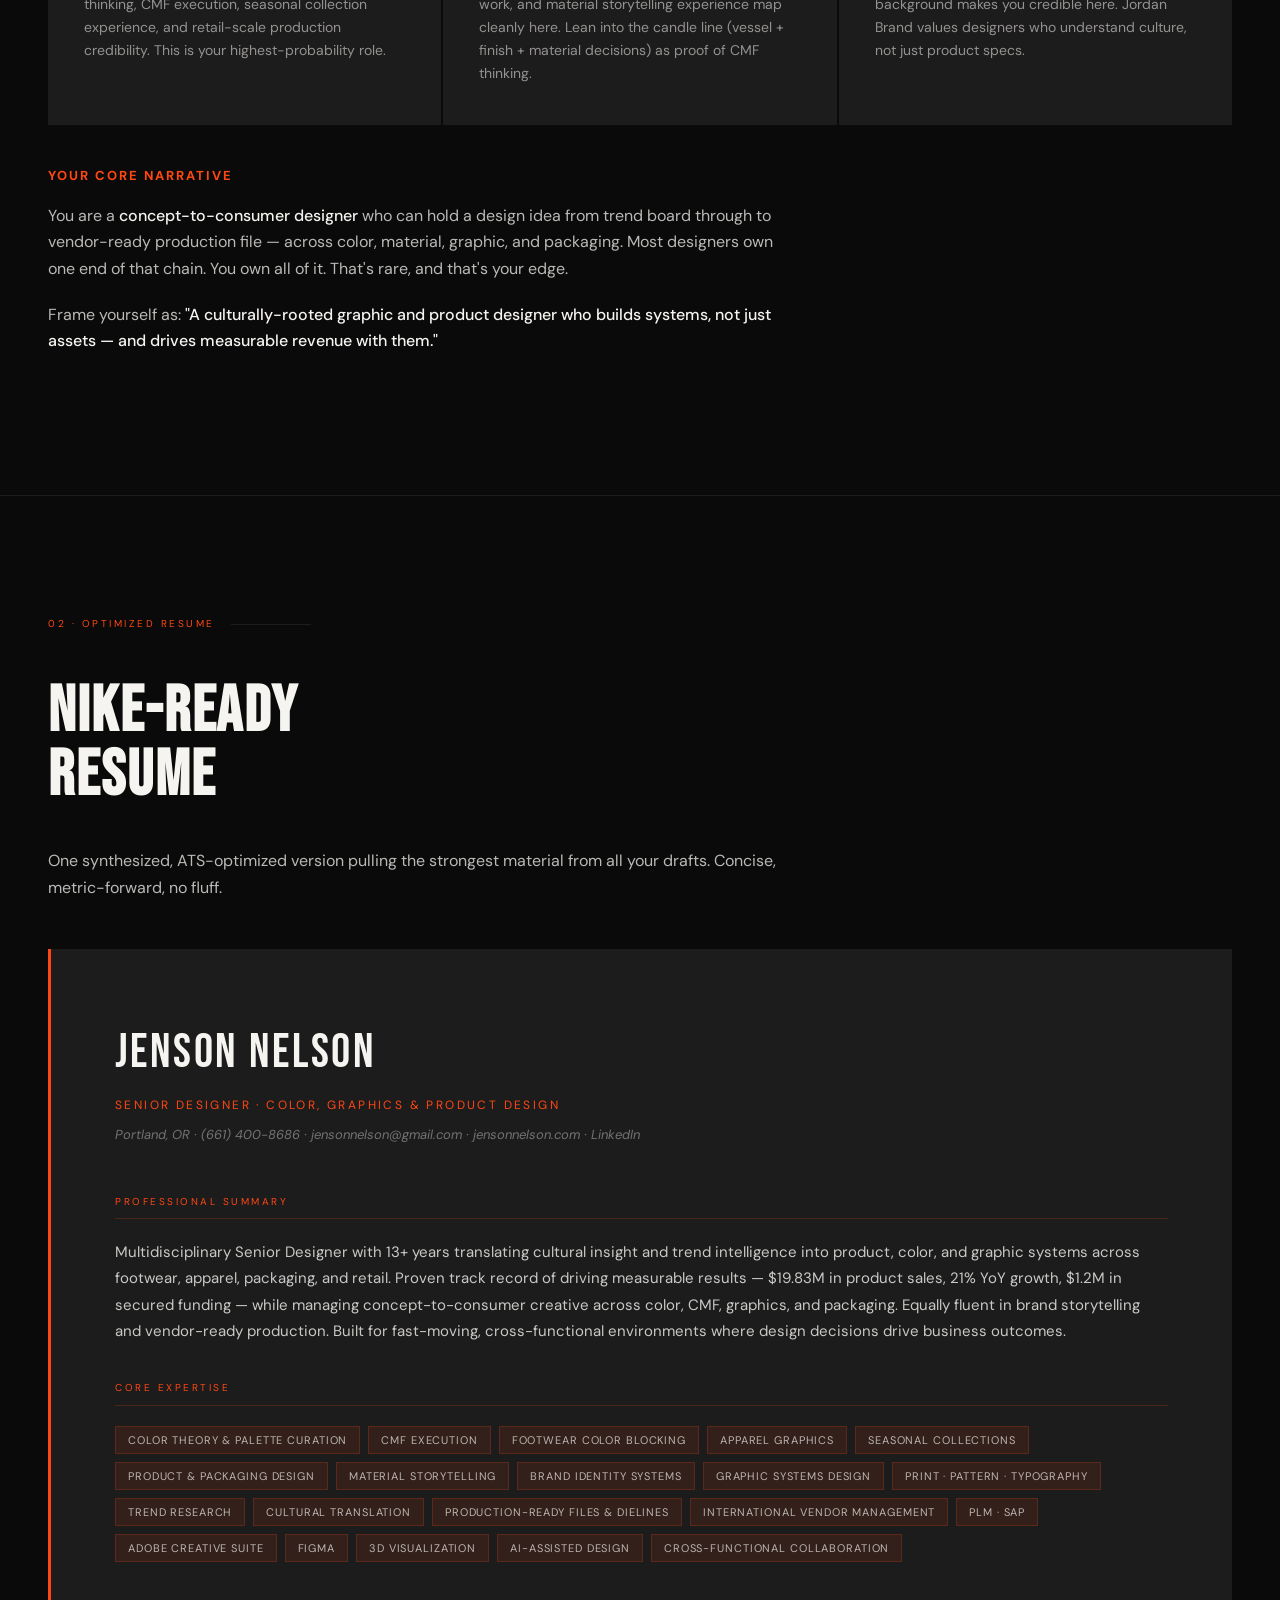
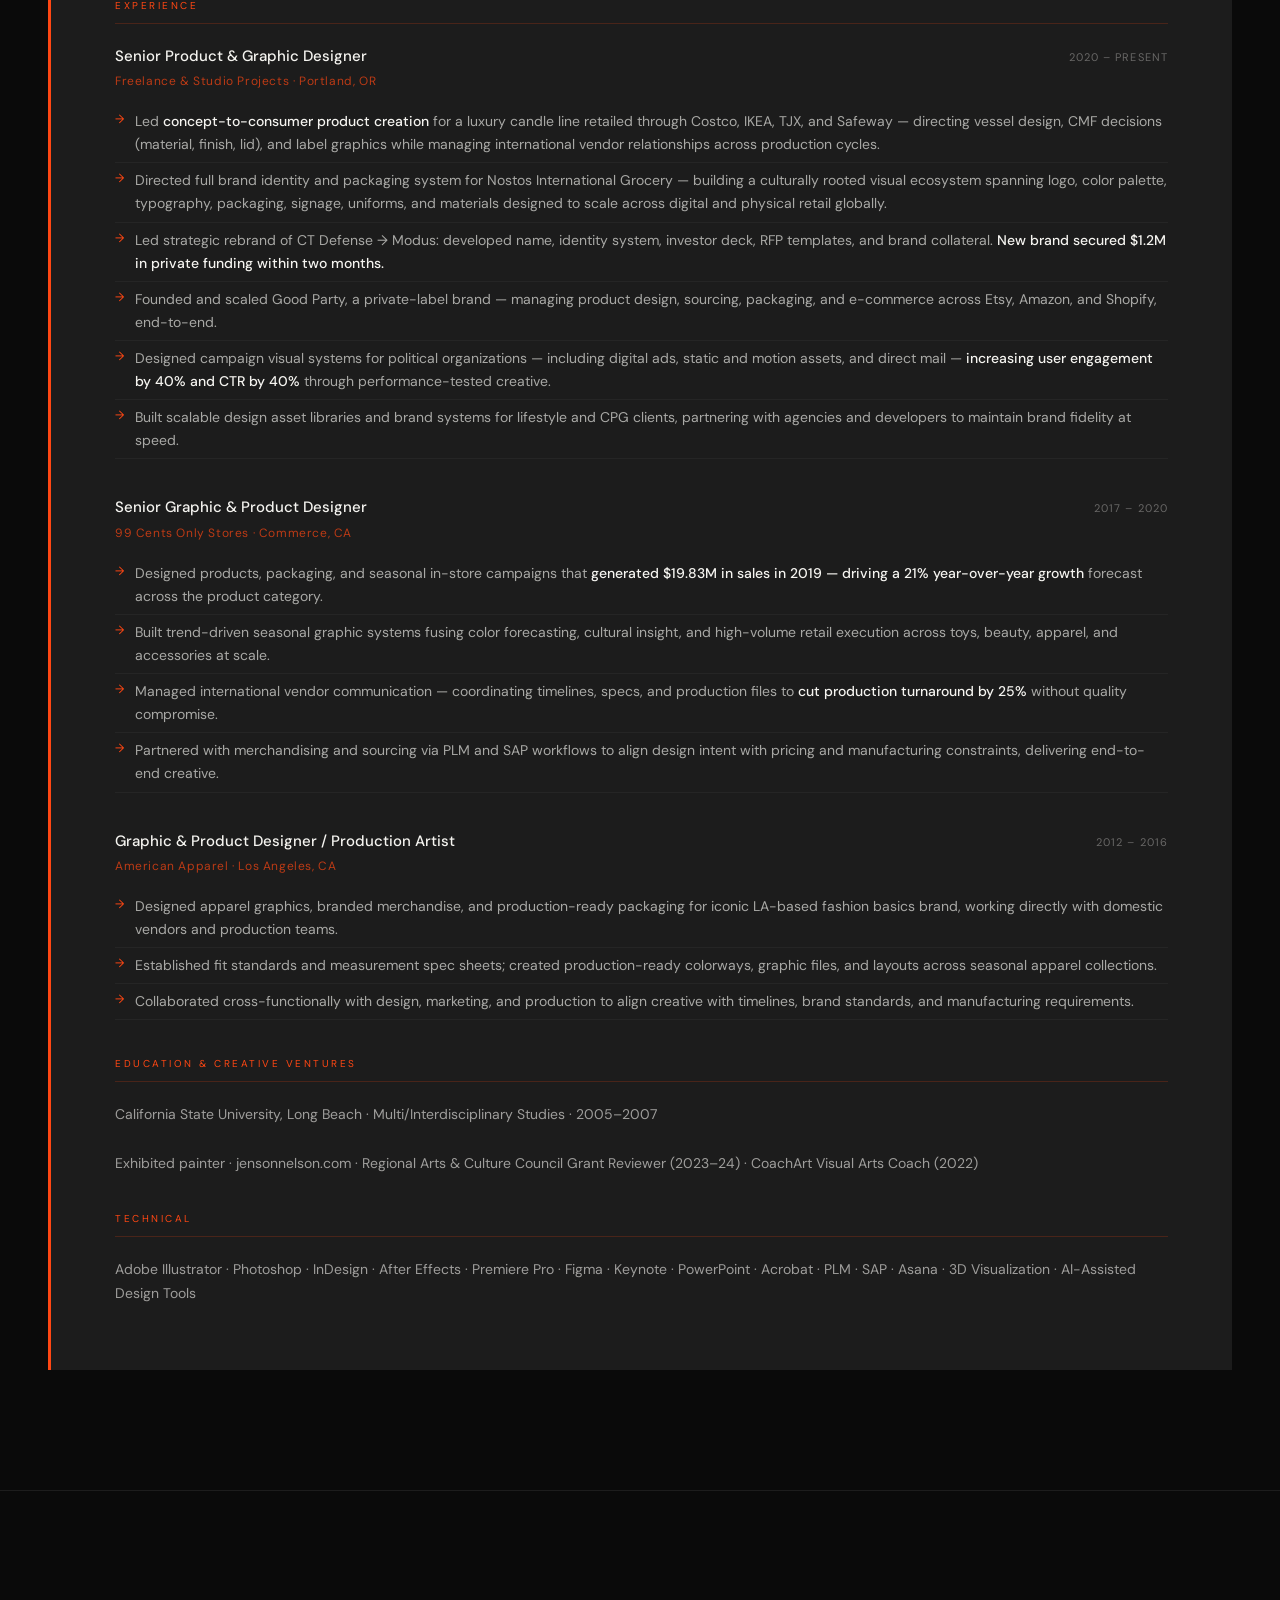
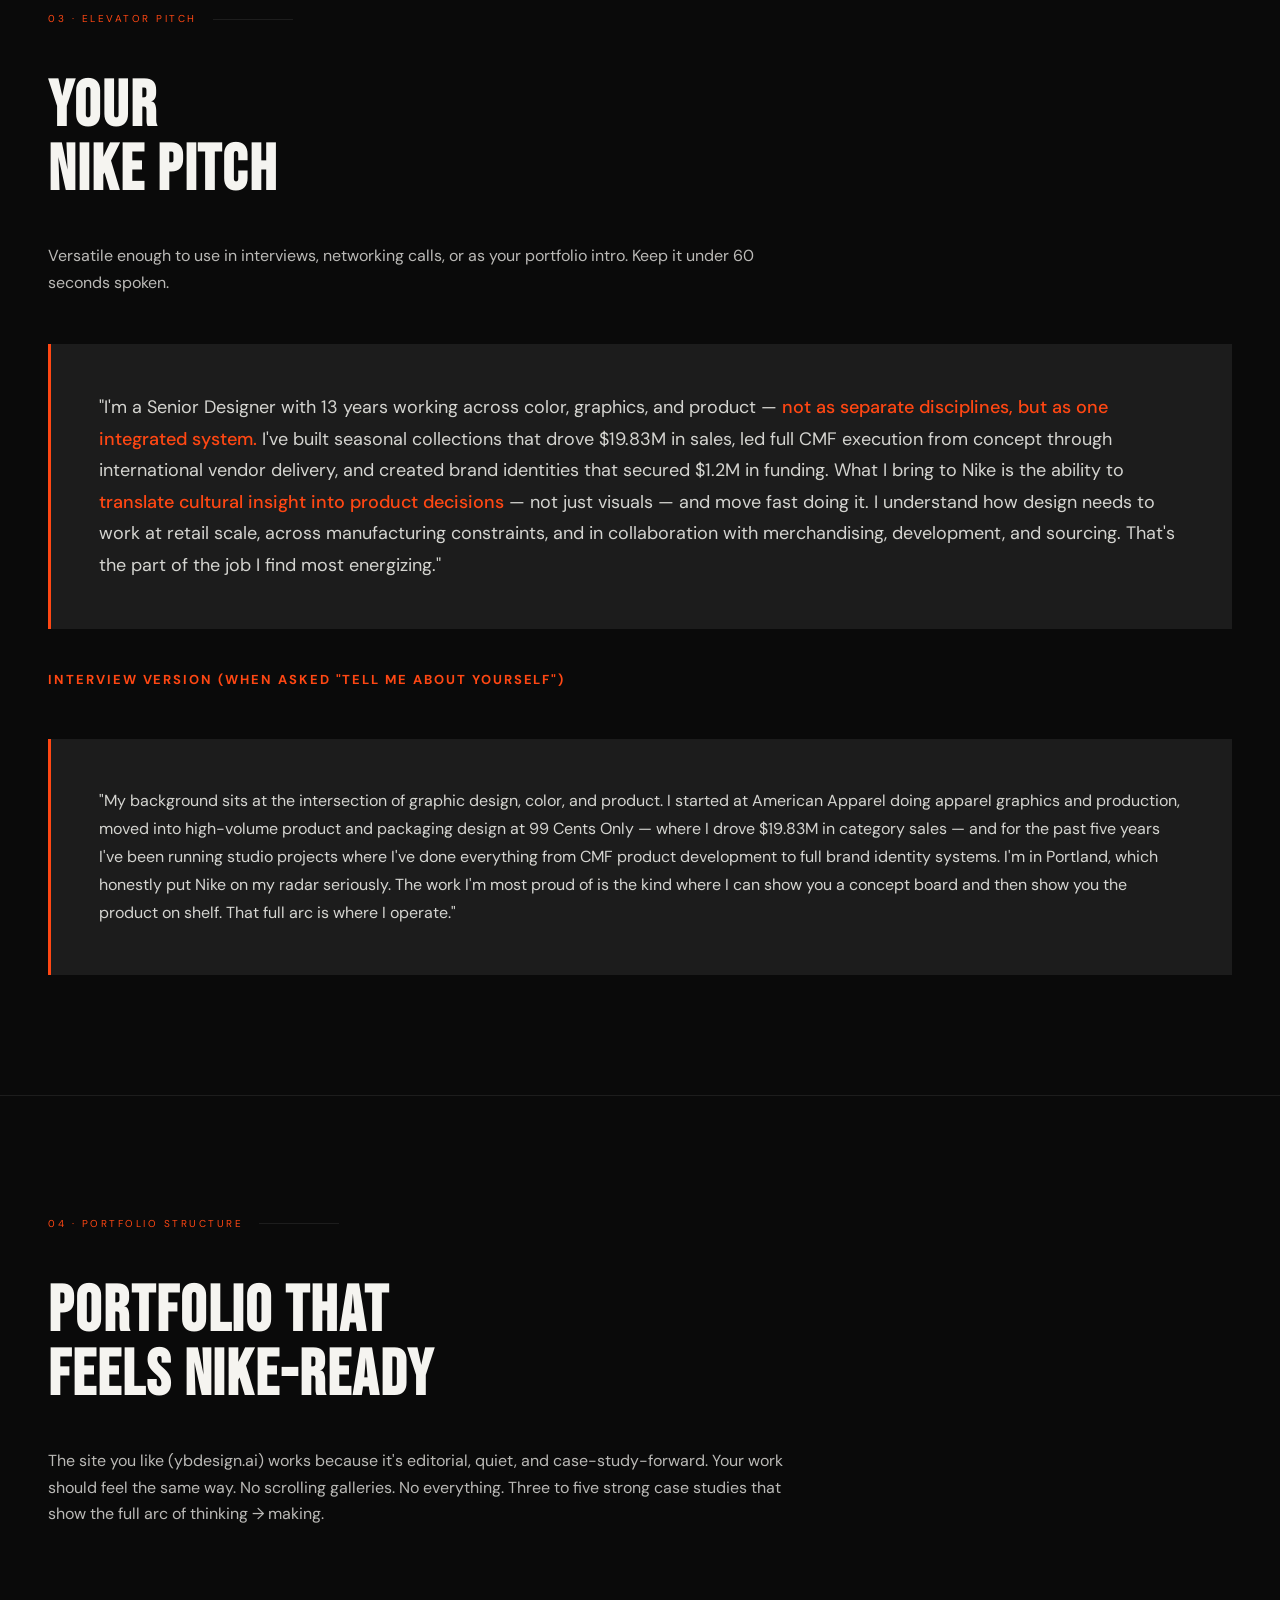
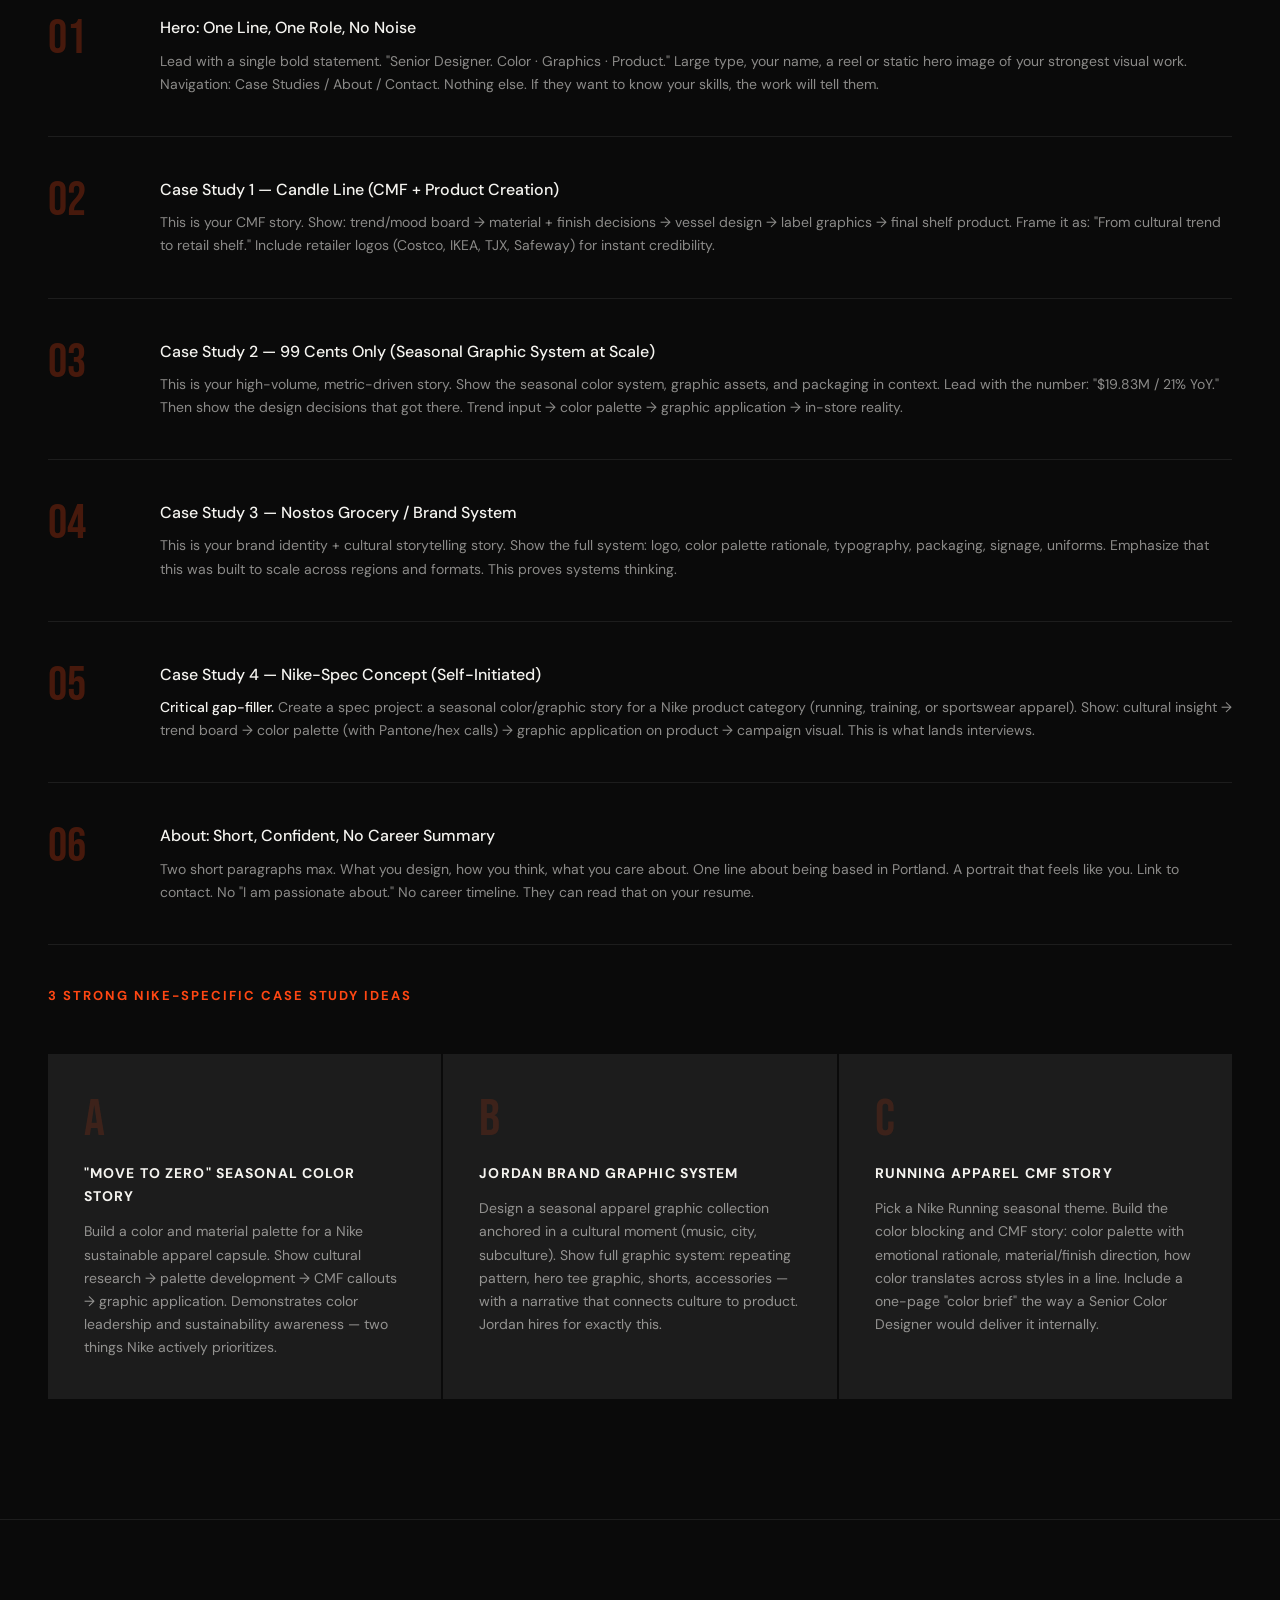
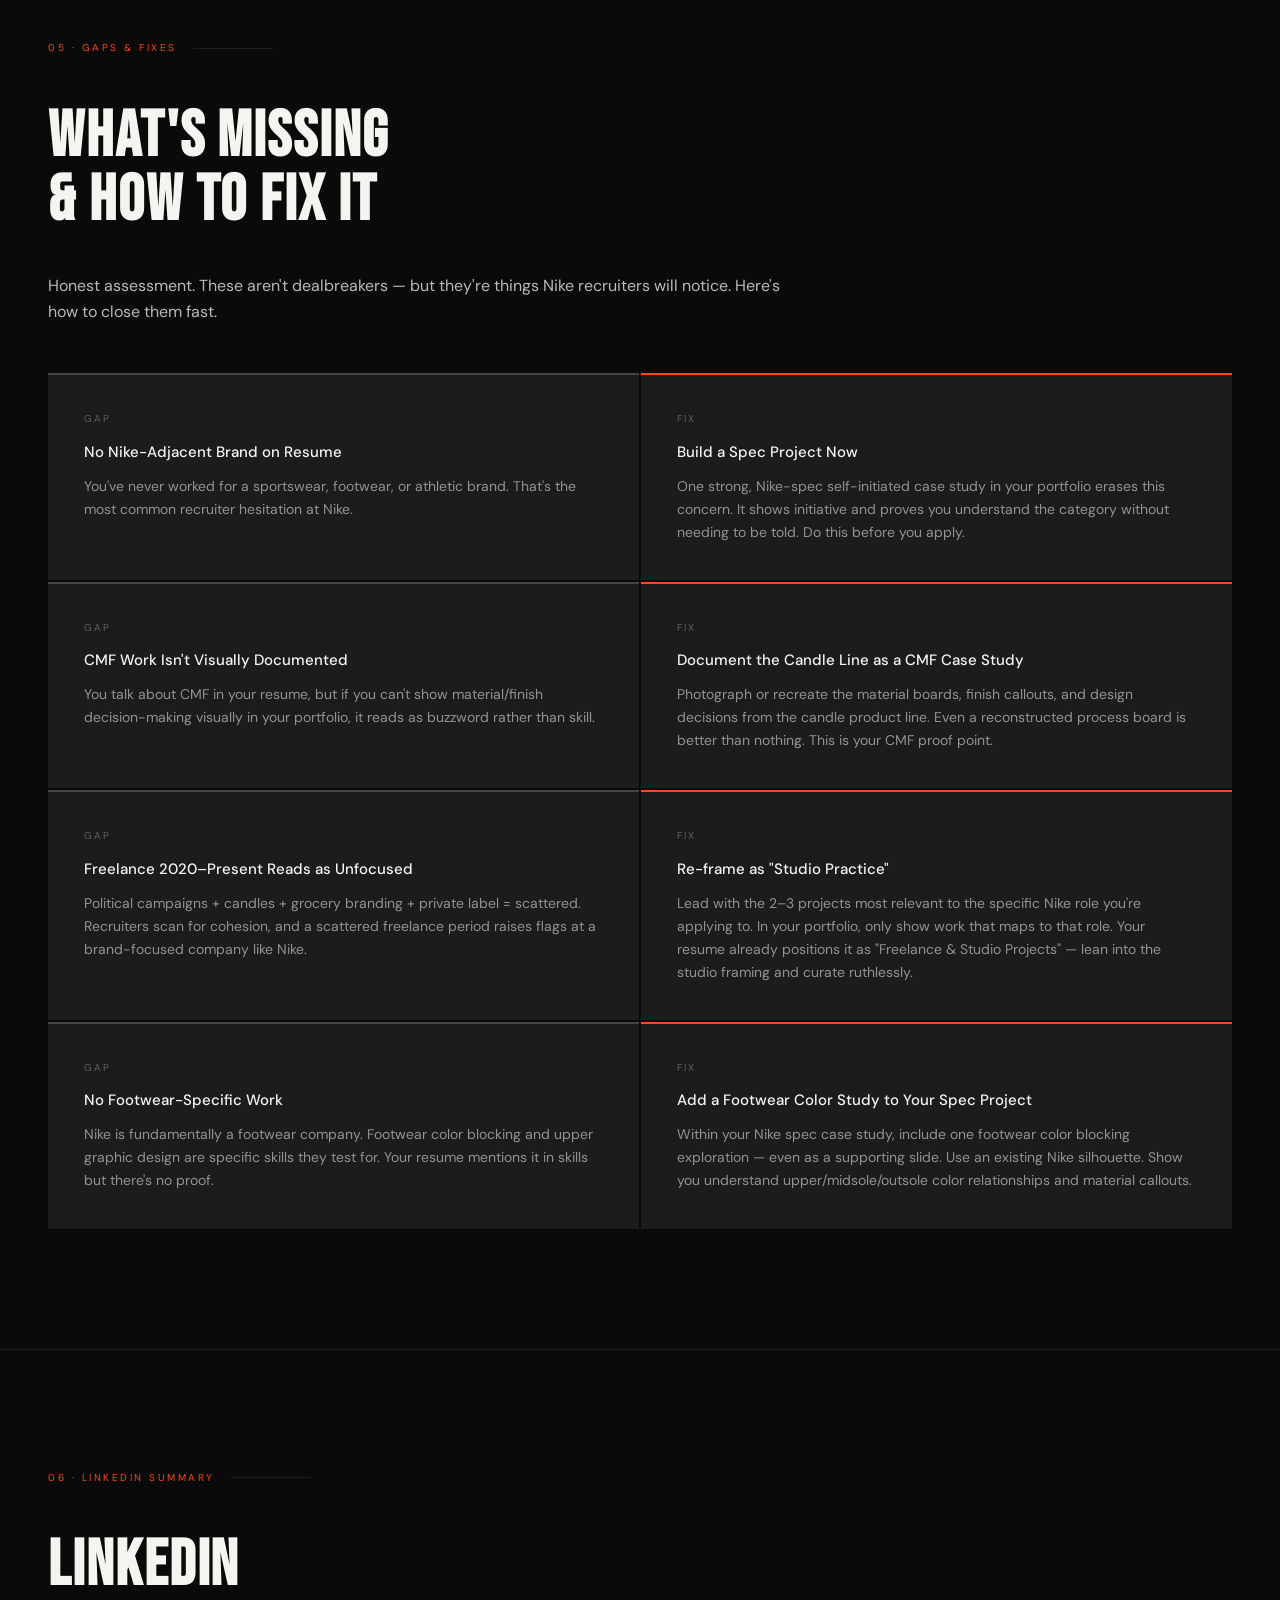
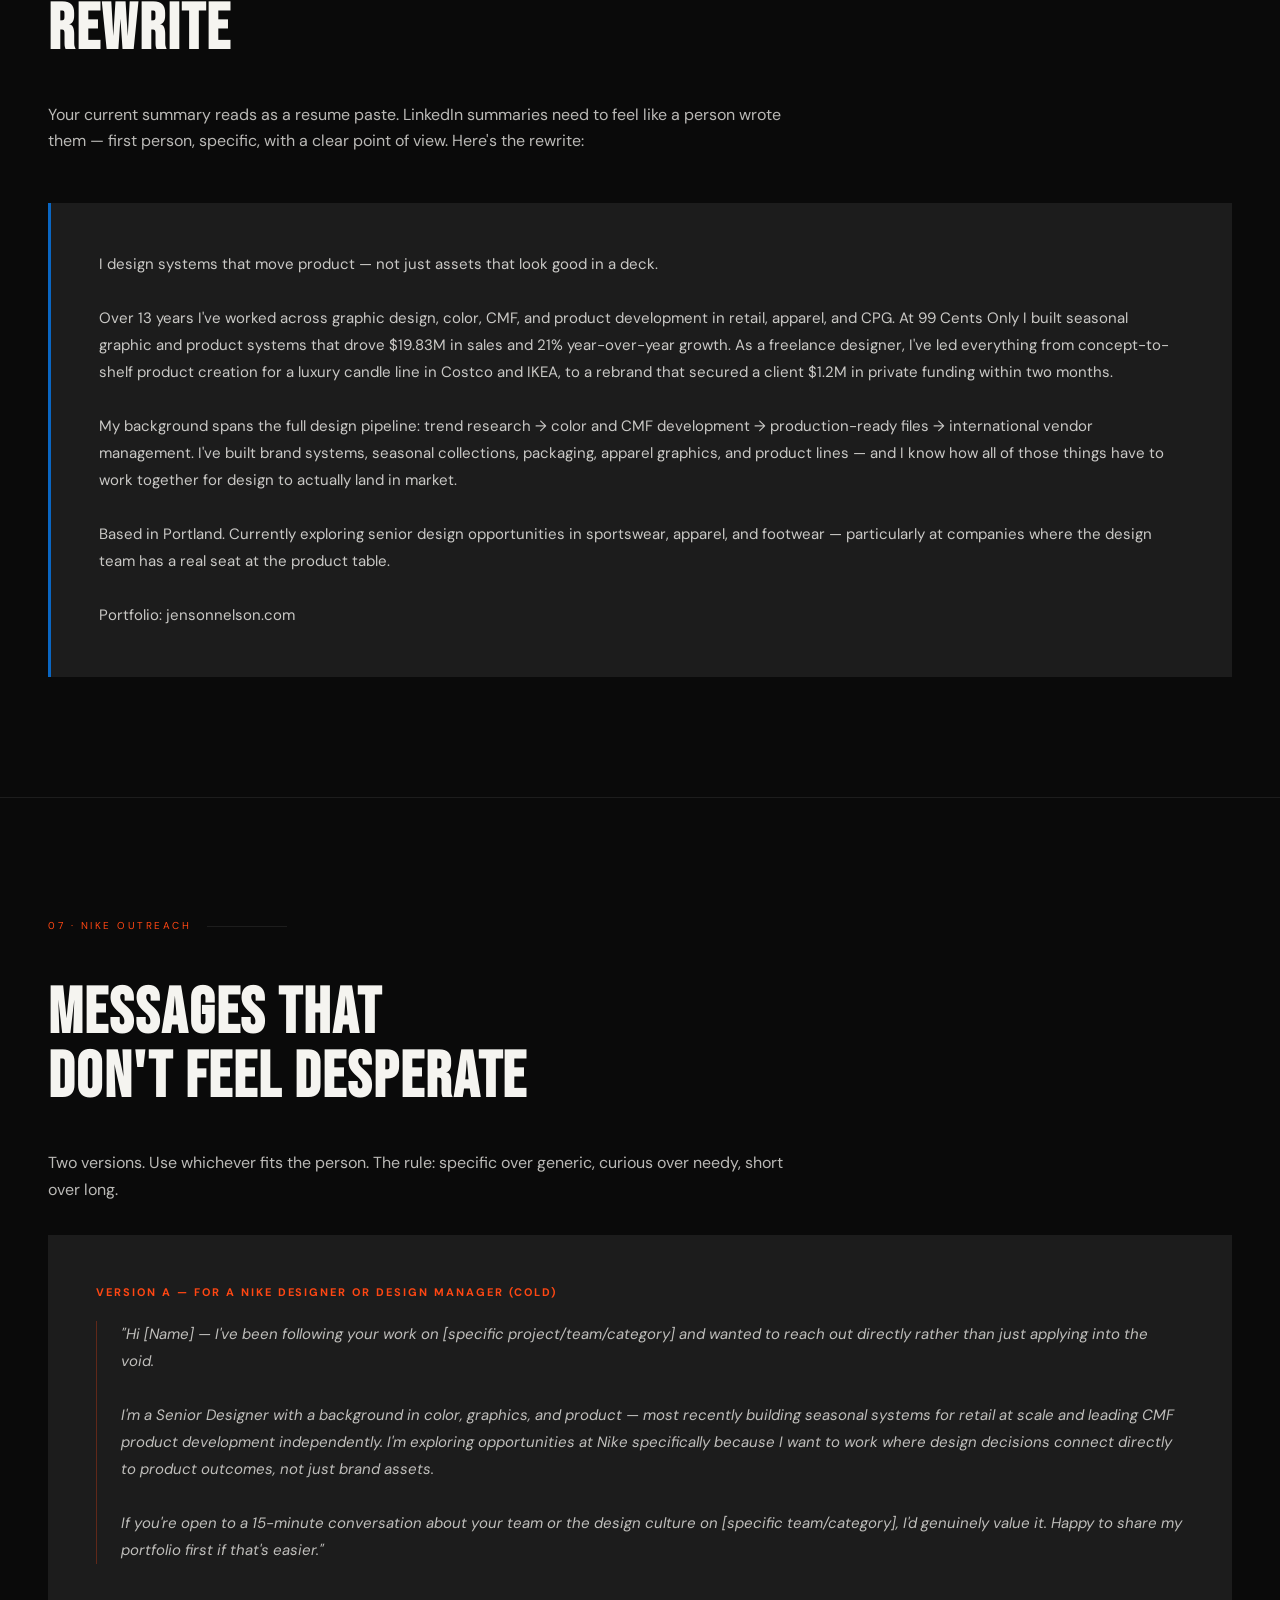
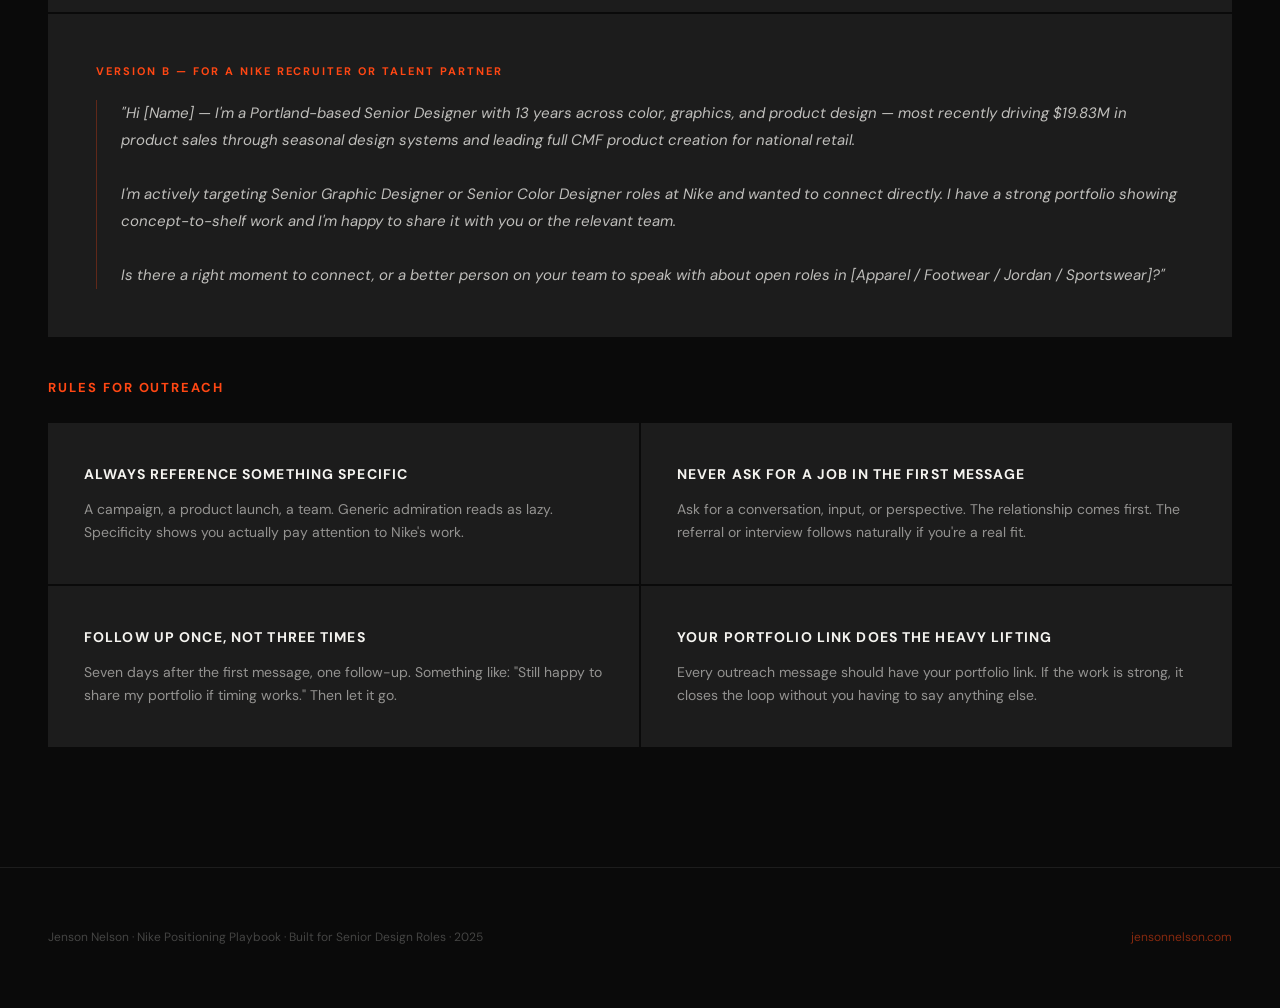
<file: Deploy/jenson-nelson-nike-playbook.html>
<!DOCTYPE html>
<html lang="en">
<head>
<meta charset="UTF-8">
<meta name="viewport" content="width=device-width, initial-scale=1.0">
<title>Jenson Nelson — Nike Positioning Playbook</title>
<style>
  @import url('https://fonts.googleapis.com/css2?family=Bebas+Neue&family=DM+Sans:ital,wght@0,300;0,400;0,500;0,700;1,300;1,400&display=swap');

  *, *::before, *::after { box-sizing: border-box; margin: 0; padding: 0; }

  :root {
    --black: #0a0a0a;
    --white: #f5f4f0;
    --orange: #FF4713;
    --mid: #1c1c1c;
    --dim: #3a3a3a;
    --rule: rgba(255,255,255,0.08);
    --serif: 'Bebas Neue', sans-serif;
    --body: 'DM Sans', sans-serif;
  }

  html { scroll-behavior: smooth; }

  body {
    background: var(--black);
    color: var(--white);
    font-family: var(--body);
    font-size: 16px;
    line-height: 1.65;
    -webkit-font-smoothing: antialiased;
  }

  /* NAV */
  nav {
    position: fixed;
    top: 0; left: 0; right: 0;
    z-index: 100;
    display: flex;
    justify-content: space-between;
    align-items: center;
    padding: 20px 48px;
    background: rgba(10,10,10,0.92);
    backdrop-filter: blur(12px);
    border-bottom: 1px solid var(--rule);
  }
  .nav-logo {
    font-family: var(--serif);
    font-size: 22px;
    letter-spacing: 0.12em;
    color: var(--orange);
  }
  .nav-links {
    display: flex;
    gap: 32px;
    list-style: none;
  }
  .nav-links a {
    color: rgba(245,244,240,0.5);
    text-decoration: none;
    font-size: 12px;
    letter-spacing: 0.1em;
    text-transform: uppercase;
    transition: color 0.2s;
  }
  .nav-links a:hover { color: var(--white); }

  /* HERO */
  .hero {
    min-height: 100vh;
    display: flex;
    flex-direction: column;
    justify-content: flex-end;
    padding: 0 48px 80px;
    position: relative;
    overflow: hidden;
  }
  .hero::before {
    content: 'NIKE';
    position: absolute;
    top: 50%;
    left: 50%;
    transform: translate(-50%, -50%);
    font-family: var(--serif);
    font-size: clamp(200px, 30vw, 420px);
    color: rgba(255,71,19,0.04);
    letter-spacing: 0.05em;
    white-space: nowrap;
    pointer-events: none;
    user-select: none;
  }
  .hero-eyebrow {
    font-size: 11px;
    letter-spacing: 0.2em;
    text-transform: uppercase;
    color: var(--orange);
    margin-bottom: 24px;
  }
  .hero-title {
    font-family: var(--serif);
    font-size: clamp(52px, 8vw, 110px);
    line-height: 0.95;
    letter-spacing: 0.02em;
    max-width: 900px;
    margin-bottom: 40px;
  }
  .hero-title span { color: var(--orange); }
  .hero-sub {
    font-size: 16px;
    color: rgba(245,244,240,0.55);
    max-width: 520px;
    line-height: 1.7;
    border-left: 2px solid var(--orange);
    padding-left: 20px;
  }
  .scroll-hint {
    position: absolute;
    bottom: 32px;
    right: 48px;
    font-size: 10px;
    letter-spacing: 0.2em;
    text-transform: uppercase;
    color: rgba(245,244,240,0.25);
    writing-mode: vertical-rl;
    display: flex;
    align-items: center;
    gap: 12px;
  }
  .scroll-hint::before {
    content: '';
    display: block;
    width: 1px;
    height: 60px;
    background: rgba(255,71,19,0.4);
  }

  /* SECTIONS */
  section {
    padding: 120px 48px;
    border-top: 1px solid var(--rule);
  }
  .section-label {
    font-size: 10px;
    letter-spacing: 0.25em;
    text-transform: uppercase;
    color: var(--orange);
    margin-bottom: 48px;
    display: flex;
    align-items: center;
    gap: 16px;
  }
  .section-label::after {
    content: '';
    flex: 1;
    height: 1px;
    background: var(--rule);
    max-width: 80px;
  }
  h2 {
    font-family: var(--serif);
    font-size: clamp(36px, 5vw, 64px);
    letter-spacing: 0.03em;
    line-height: 1;
    margin-bottom: 40px;
  }
  h3 {
    font-size: 13px;
    letter-spacing: 0.15em;
    text-transform: uppercase;
    color: var(--orange);
    margin-bottom: 16px;
    margin-top: 40px;
  }
  p {
    color: rgba(245,244,240,0.75);
    max-width: 740px;
    margin-bottom: 20px;
  }
  strong { color: var(--white); font-weight: 500; }

  /* CARDS GRID */
  .grid-2 { display: grid; grid-template-columns: 1fr 1fr; gap: 2px; margin-top: 48px; }
  .grid-3 { display: grid; grid-template-columns: repeat(3,1fr); gap: 2px; margin-top: 48px; }
  .card {
    background: var(--mid);
    padding: 40px 36px;
    position: relative;
    overflow: hidden;
  }
  .card::before {
    content: '';
    position: absolute;
    top: 0; left: 0;
    width: 3px;
    height: 0;
    background: var(--orange);
    transition: height 0.4s ease;
  }
  .card:hover::before { height: 100%; }
  .card-num {
    font-family: var(--serif);
    font-size: 52px;
    color: rgba(255,71,19,0.15);
    line-height: 1;
    margin-bottom: 16px;
  }
  .card h4 {
    font-size: 14px;
    letter-spacing: 0.08em;
    text-transform: uppercase;
    margin-bottom: 12px;
    color: var(--white);
  }
  .card p {
    font-size: 14px;
    color: rgba(245,244,240,0.55);
    margin: 0;
    max-width: 100%;
  }

  /* RESUME BLOCK */
  .resume-block {
    background: var(--mid);
    padding: 64px;
    margin-top: 48px;
    border-left: 3px solid var(--orange);
  }
  .resume-name {
    font-family: var(--serif);
    font-size: 48px;
    letter-spacing: 0.05em;
    margin-bottom: 4px;
  }
  .resume-title {
    font-size: 12px;
    letter-spacing: 0.2em;
    text-transform: uppercase;
    color: var(--orange);
    margin-bottom: 8px;
  }
  .resume-contact {
    font-size: 13px;
    color: rgba(245,244,240,0.4);
    margin-bottom: 48px;
    font-style: italic;
  }
  .resume-section-head {
    font-size: 10px;
    letter-spacing: 0.25em;
    text-transform: uppercase;
    color: var(--orange);
    border-bottom: 1px solid rgba(255,71,19,0.2);
    padding-bottom: 8px;
    margin-bottom: 20px;
    margin-top: 36px;
  }
  .resume-summary {
    font-size: 15px;
    color: rgba(245,244,240,0.8);
    line-height: 1.75;
    max-width: 100%;
    margin-bottom: 0;
  }
  .skills-row {
    display: flex;
    flex-wrap: wrap;
    gap: 8px;
    margin-top: 4px;
  }
  .skill-tag {
    background: rgba(255,71,19,0.1);
    border: 1px solid rgba(255,71,19,0.2);
    padding: 4px 12px;
    font-size: 11px;
    letter-spacing: 0.08em;
    color: rgba(245,244,240,0.7);
    text-transform: uppercase;
  }
  .job-block { margin-bottom: 36px; }
  .job-header {
    display: flex;
    justify-content: space-between;
    align-items: baseline;
    margin-bottom: 4px;
    flex-wrap: wrap;
    gap: 8px;
  }
  .job-title-co {
    font-size: 15px;
    font-weight: 500;
    color: var(--white);
  }
  .job-date {
    font-size: 11px;
    letter-spacing: 0.1em;
    color: rgba(245,244,240,0.35);
    text-transform: uppercase;
  }
  .job-company {
    font-size: 12px;
    color: rgba(255,71,19,0.7);
    margin-bottom: 12px;
    letter-spacing: 0.05em;
  }
  .job-bullets {
    list-style: none;
    padding: 0;
  }
  .job-bullets li {
    font-size: 14px;
    color: rgba(245,244,240,0.65);
    padding: 6px 0 6px 20px;
    position: relative;
    border-bottom: 1px solid rgba(255,255,255,0.04);
    max-width: 100%;
  }
  .job-bullets li::before {
    content: '→';
    position: absolute;
    left: 0;
    color: var(--orange);
    font-size: 12px;
  }
  .job-bullets li strong { color: var(--white); }

  /* PITCH */
  .pitch-box {
    background: var(--mid);
    border-left: 3px solid var(--orange);
    padding: 48px;
    margin-top: 48px;
    font-size: 18px;
    line-height: 1.75;
    color: rgba(245,244,240,0.85);
    max-width: 100%;
  }
  .pitch-box em {
    color: var(--orange);
    font-style: normal;
    font-weight: 500;
  }

  /* GAPS */
  .gap-row {
    display: grid;
    grid-template-columns: 1fr 1fr;
    gap: 2px;
    margin-top: 48px;
  }
  .gap-card { background: var(--mid); padding: 36px; }
  .gap-card.fix { border-top: 2px solid var(--orange); }
  .gap-card.problem { border-top: 2px solid #444; }
  .gap-label {
    font-size: 10px;
    letter-spacing: 0.2em;
    text-transform: uppercase;
    color: rgba(245,244,240,0.3);
    margin-bottom: 12px;
  }
  .gap-card h4 { font-size: 15px; font-weight: 500; margin-bottom: 10px; color: var(--white); }
  .gap-card p { font-size: 14px; color: rgba(245,244,240,0.55); margin: 0; max-width: 100%; }

  /* OUTREACH */
  .outreach-box {
    background: var(--mid);
    padding: 48px;
    margin-top: 32px;
    border-radius: 0;
  }
  .outreach-box h4 {
    font-size: 11px;
    letter-spacing: 0.18em;
    text-transform: uppercase;
    color: var(--orange);
    margin-bottom: 20px;
  }
  .outreach-box p {
    font-size: 15px;
    line-height: 1.8;
    color: rgba(245,244,240,0.75);
    max-width: 100%;
    font-style: italic;
    border-left: 1px solid rgba(255,71,19,0.3);
    padding-left: 24px;
    margin: 0;
  }

  /* PORTFOLIO STRUCTURE */
  .portfolio-steps {
    counter-reset: step;
    margin-top: 48px;
  }
  .portfolio-step {
    counter-increment: step;
    display: grid;
    grid-template-columns: 80px 1fr;
    gap: 32px;
    padding: 40px 0;
    border-bottom: 1px solid var(--rule);
    align-items: start;
  }
  .step-num {
    font-family: var(--serif);
    font-size: 48px;
    color: rgba(255,71,19,0.25);
    line-height: 1;
  }
  .step-content h4 { font-size: 16px; font-weight: 500; color: var(--white); margin-bottom: 8px; }
  .step-content p { font-size: 14px; color: rgba(245,244,240,0.55); max-width: 100%; margin: 0; }

  /* LINKEDIN */
  .linkedin-box {
    background: var(--mid);
    padding: 48px;
    margin-top: 48px;
    border-left: 3px solid #0a66c2;
  }
  .linkedin-box p {
    font-size: 15px;
    line-height: 1.8;
    color: rgba(245,244,240,0.8);
    max-width: 100%;
    margin: 0;
  }

  /* FOOTER */
  footer {
    padding: 60px 48px;
    border-top: 1px solid var(--rule);
    display: flex;
    justify-content: space-between;
    align-items: center;
  }
  footer p { font-size: 12px; color: rgba(245,244,240,0.25); margin: 0; max-width: 100%; }

  /* ANIMATIONS */
  @keyframes fadeUp {
    from { opacity: 0; transform: translateY(30px); }
    to { opacity: 1; transform: translateY(0); }
  }
  .hero-eyebrow { animation: fadeUp 0.8s ease 0.2s both; }
  .hero-title { animation: fadeUp 0.8s ease 0.4s both; }
  .hero-sub { animation: fadeUp 0.8s ease 0.6s both; }

  @media (max-width: 768px) {
    nav { padding: 16px 24px; }
    .nav-links { display: none; }
    .hero { padding: 0 24px 60px; }
    section { padding: 80px 24px; }
    .grid-2, .grid-3, .gap-row { grid-template-columns: 1fr; }
    .resume-block { padding: 32px 24px; }
    .pitch-box, .outreach-box, .linkedin-box { padding: 32px 24px; }
    footer { padding: 40px 24px; flex-direction: column; gap: 16px; }
  }
</style>
</head>
<body>

<nav>
  <div class="nav-logo">JN × NIKE</div>
  <ul class="nav-links">
    <li><a href="#positioning">Positioning</a></li>
    <li><a href="#resume">Resume</a></li>
    <li><a href="#pitch">Pitch</a></li>
    <li><a href="#portfolio">Portfolio</a></li>
    <li><a href="#gaps">Gaps</a></li>
    <li><a href="#outreach">Outreach</a></li>
  </ul>
</nav>

<!-- HERO -->
<div class="hero">
  <div class="hero-eyebrow">Nike Career Strategy · Jenson Nelson · 2025</div>
  <h1 class="hero-title">IDEAS INTO <span>PRODUCT.</span><br>NOT JUST VISUALS.</h1>
  <p class="hero-sub">A complete playbook for landing a design role at Nike — resume, positioning, portfolio structure, pitch, and outreach.</p>
  <div class="scroll-hint">Scroll</div>
</div>

<!-- POSITIONING -->
<section id="positioning">
  <div class="section-label">01 · Strategic Positioning</div>
  <h2>WHERE YOU WIN<br>AT NIKE</h2>
  <p>Your background is unusually broad in the right ways. You're not just a graphic designer — you're a designer who has moved product, built systems, and managed the full supply chain. That's the profile Nike hires for at the senior level. Here's where to focus.</p>

  <div class="grid-3">
    <div class="card">
      <div class="card-num">01</div>
      <h4>Primary Target</h4>
      <p><strong style="color:#FF4713">Senior Graphic Designer — Apparel or Footwear</strong><br><br>Your strongest lane. You have color system thinking, CMF execution, seasonal collection experience, and retail-scale production credibility. This is your highest-probability role.</p>
    </div>
    <div class="card">
      <div class="card-num">02</div>
      <h4>Secondary Target</h4>
      <p><strong style="color:#FF4713">Senior Color Designer — CMF</strong><br><br>Your explicit CMF language, palette curation work, and material storytelling experience map cleanly here. Lean into the candle line (vessel + finish + material decisions) as proof of CMF thinking.</p>
    </div>
    <div class="card">
      <div class="card-num">03</div>
      <h4>Tertiary Target</h4>
      <p><strong style="color:#FF4713">Brand Graphic Designer — Jordan or Sportswear</strong><br><br>Your cultural fluency + brand identity background makes you credible here. Jordan Brand values designers who understand culture, not just product specs.</p>
    </div>
  </div>

  <h3>Your Core Narrative</h3>
  <p>You are a <strong>concept-to-consumer designer</strong> who can hold a design idea from trend board through to vendor-ready production file — across color, material, graphic, and packaging. Most designers own one end of that chain. You own all of it. That's rare, and that's your edge.</p>
  <p>Frame yourself as: <strong>"A culturally-rooted graphic and product designer who builds systems, not just assets — and drives measurable revenue with them."</strong></p>
</section>

<!-- RESUME -->
<section id="resume">
  <div class="section-label">02 · Optimized Resume</div>
  <h2>NIKE-READY<br>RESUME</h2>
  <p>One synthesized, ATS-optimized version pulling the strongest material from all your drafts. Concise, metric-forward, no fluff.</p>

  <div class="resume-block">
    <div class="resume-name">JENSON NELSON</div>
    <div class="resume-title">Senior Designer · Color, Graphics & Product Design</div>
    <div class="resume-contact">Portland, OR · (661) 400-8686 · jensonnelson@gmail.com · jensonnelson.com · LinkedIn</div>

    <div class="resume-section-head">Professional Summary</div>
    <p class="resume-summary">Multidisciplinary Senior Designer with 13+ years translating cultural insight and trend intelligence into product, color, and graphic systems across footwear, apparel, packaging, and retail. Proven track record of driving measurable results — $19.83M in product sales, 21% YoY growth, $1.2M in secured funding — while managing concept-to-consumer creative across color, CMF, graphics, and packaging. Equally fluent in brand storytelling and vendor-ready production. Built for fast-moving, cross-functional environments where design decisions drive business outcomes.</p>

    <div class="resume-section-head">Core Expertise</div>
    <div class="skills-row">
      <span class="skill-tag">Color Theory & Palette Curation</span>
      <span class="skill-tag">CMF Execution</span>
      <span class="skill-tag">Footwear Color Blocking</span>
      <span class="skill-tag">Apparel Graphics</span>
      <span class="skill-tag">Seasonal Collections</span>
      <span class="skill-tag">Product & Packaging Design</span>
      <span class="skill-tag">Material Storytelling</span>
      <span class="skill-tag">Brand Identity Systems</span>
      <span class="skill-tag">Graphic Systems Design</span>
      <span class="skill-tag">Print · Pattern · Typography</span>
      <span class="skill-tag">Trend Research</span>
      <span class="skill-tag">Cultural Translation</span>
      <span class="skill-tag">Production-Ready Files & Dielines</span>
      <span class="skill-tag">International Vendor Management</span>
      <span class="skill-tag">PLM · SAP</span>
      <span class="skill-tag">Adobe Creative Suite</span>
      <span class="skill-tag">Figma</span>
      <span class="skill-tag">3D Visualization</span>
      <span class="skill-tag">AI-Assisted Design</span>
      <span class="skill-tag">Cross-Functional Collaboration</span>
    </div>

    <div class="resume-section-head">Experience</div>

    <div class="job-block">
      <div class="job-header">
        <span class="job-title-co">Senior Product & Graphic Designer</span>
        <span class="job-date">2020 – Present</span>
      </div>
      <div class="job-company">Freelance & Studio Projects · Portland, OR</div>
      <ul class="job-bullets">
        <li>Led <strong>concept-to-consumer product creation</strong> for a luxury candle line retailed through Costco, IKEA, TJX, and Safeway — directing vessel design, CMF decisions (material, finish, lid), and label graphics while managing international vendor relationships across production cycles.</li>
        <li>Directed full brand identity and packaging system for Nostos International Grocery — building a culturally rooted visual ecosystem spanning logo, color palette, typography, packaging, signage, uniforms, and materials designed to scale across digital and physical retail globally.</li>
        <li>Led strategic rebrand of CT Defense → Modus: developed name, identity system, investor deck, RFP templates, and brand collateral. <strong>New brand secured $1.2M in private funding within two months.</strong></li>
        <li>Founded and scaled Good Party, a private-label brand — managing product design, sourcing, packaging, and e-commerce across Etsy, Amazon, and Shopify, end-to-end.</li>
        <li>Designed campaign visual systems for political organizations — including digital ads, static and motion assets, and direct mail — <strong>increasing user engagement by 40% and CTR by 40%</strong> through performance-tested creative.</li>
        <li>Built scalable design asset libraries and brand systems for lifestyle and CPG clients, partnering with agencies and developers to maintain brand fidelity at speed.</li>
      </ul>
    </div>

    <div class="job-block">
      <div class="job-header">
        <span class="job-title-co">Senior Graphic & Product Designer</span>
        <span class="job-date">2017 – 2020</span>
      </div>
      <div class="job-company">99 Cents Only Stores · Commerce, CA</div>
      <ul class="job-bullets">
        <li>Designed products, packaging, and seasonal in-store campaigns that <strong>generated $19.83M in sales in 2019 — driving a 21% year-over-year growth</strong> forecast across the product category.</li>
        <li>Built trend-driven seasonal graphic systems fusing color forecasting, cultural insight, and high-volume retail execution across toys, beauty, apparel, and accessories at scale.</li>
        <li>Managed international vendor communication — coordinating timelines, specs, and production files to <strong>cut production turnaround by 25%</strong> without quality compromise.</li>
        <li>Partnered with merchandising and sourcing via PLM and SAP workflows to align design intent with pricing and manufacturing constraints, delivering end-to-end creative.</li>
      </ul>
    </div>

    <div class="job-block">
      <div class="job-header">
        <span class="job-title-co">Graphic & Product Designer / Production Artist</span>
        <span class="job-date">2012 – 2016</span>
      </div>
      <div class="job-company">American Apparel · Los Angeles, CA</div>
      <ul class="job-bullets">
        <li>Designed apparel graphics, branded merchandise, and production-ready packaging for iconic LA-based fashion basics brand, working directly with domestic vendors and production teams.</li>
        <li>Established fit standards and measurement spec sheets; created production-ready colorways, graphic files, and layouts across seasonal apparel collections.</li>
        <li>Collaborated cross-functionally with design, marketing, and production to align creative with timelines, brand standards, and manufacturing requirements.</li>
      </ul>
    </div>

    <div class="resume-section-head">Education & Creative Ventures</div>
    <p class="resume-summary" style="font-size:14px; color:rgba(245,244,240,0.6)">
      California State University, Long Beach · Multi/Interdisciplinary Studies · 2005–2007<br><br>
      Exhibited painter · jensonnelson.com · Regional Arts & Culture Council Grant Reviewer (2023–24) · CoachArt Visual Arts Coach (2022)
    </p>

    <div class="resume-section-head">Technical</div>
    <p class="resume-summary" style="font-size:14px; color:rgba(245,244,240,0.6)">
      Adobe Illustrator · Photoshop · InDesign · After Effects · Premiere Pro · Figma · Keynote · PowerPoint · Acrobat · PLM · SAP · Asana · 3D Visualization · AI-Assisted Design Tools
    </p>
  </div>
</section>

<!-- ELEVATOR PITCH -->
<section id="pitch">
  <div class="section-label">03 · Elevator Pitch</div>
  <h2>YOUR<br>NIKE PITCH</h2>
  <p>Versatile enough to use in interviews, networking calls, or as your portfolio intro. Keep it under 60 seconds spoken.</p>

  <div class="pitch-box">
    "I'm a Senior Designer with 13 years working across color, graphics, and product — <em>not as separate disciplines, but as one integrated system.</em> I've built seasonal collections that drove $19.83M in sales, led full CMF execution from concept through international vendor delivery, and created brand identities that secured $1.2M in funding. What I bring to Nike is the ability to <em>translate cultural insight into product decisions</em> — not just visuals — and move fast doing it. I understand how design needs to work at retail scale, across manufacturing constraints, and in collaboration with merchandising, development, and sourcing. That's the part of the job I find most energizing."
  </div>

  <h3>Interview Version (when asked "tell me about yourself")</h3>
  <div class="pitch-box" style="font-size:16px;">
    "My background sits at the intersection of graphic design, color, and product. I started at American Apparel doing apparel graphics and production, moved into high-volume product and packaging design at 99 Cents Only — where I drove $19.83M in category sales — and for the past five years I've been running studio projects where I've done everything from CMF product development to full brand identity systems. I'm in Portland, which honestly put Nike on my radar seriously. The work I'm most proud of is the kind where I can show you a concept board and then show you the product on shelf. That full arc is where I operate."
  </div>
</section>

<!-- PORTFOLIO STRUCTURE -->
<section id="portfolio">
  <div class="section-label">04 · Portfolio Structure</div>
  <h2>PORTFOLIO THAT<br>FEELS NIKE-READY</h2>
  <p>The site you like (ybdesign.ai) works because it's editorial, quiet, and case-study-forward. Your work should feel the same way. No scrolling galleries. No everything. Three to five strong case studies that show the full arc of thinking → making.</p>

  <div class="portfolio-steps">
    <div class="portfolio-step">
      <div class="step-num">01</div>
      <div class="step-content">
        <h4>Hero: One Line, One Role, No Noise</h4>
        <p>Lead with a single bold statement. "Senior Designer. Color · Graphics · Product." Large type, your name, a reel or static hero image of your strongest visual work. Navigation: Case Studies / About / Contact. Nothing else. If they want to know your skills, the work will tell them.</p>
      </div>
    </div>
    <div class="portfolio-step">
      <div class="step-num">02</div>
      <div class="step-content">
        <h4>Case Study 1 — Candle Line (CMF + Product Creation)</h4>
        <p>This is your CMF story. Show: trend/mood board → material + finish decisions → vessel design → label graphics → final shelf product. Frame it as: "From cultural trend to retail shelf." Include retailer logos (Costco, IKEA, TJX, Safeway) for instant credibility.</p>
      </div>
    </div>
    <div class="portfolio-step">
      <div class="step-num">03</div>
      <div class="step-content">
        <h4>Case Study 2 — 99 Cents Only (Seasonal Graphic System at Scale)</h4>
        <p>This is your high-volume, metric-driven story. Show the seasonal color system, graphic assets, and packaging in context. Lead with the number: "$19.83M / 21% YoY." Then show the design decisions that got there. Trend input → color palette → graphic application → in-store reality.</p>
      </div>
    </div>
    <div class="portfolio-step">
      <div class="step-num">04</div>
      <div class="step-content">
        <h4>Case Study 3 — Nostos Grocery / Brand System</h4>
        <p>This is your brand identity + cultural storytelling story. Show the full system: logo, color palette rationale, typography, packaging, signage, uniforms. Emphasize that this was built to scale across regions and formats. This proves systems thinking.</p>
      </div>
    </div>
    <div class="portfolio-step">
      <div class="step-num">05</div>
      <div class="step-content">
        <h4>Case Study 4 — Nike-Spec Concept (Self-Initiated)</h4>
        <p><strong>Critical gap-filler.</strong> Create a spec project: a seasonal color/graphic story for a Nike product category (running, training, or sportswear apparel). Show: cultural insight → trend board → color palette (with Pantone/hex calls) → graphic application on product → campaign visual. This is what lands interviews.</p>
      </div>
    </div>
    <div class="portfolio-step">
      <div class="step-num">06</div>
      <div class="step-content">
        <h4>About: Short, Confident, No Career Summary</h4>
        <p>Two short paragraphs max. What you design, how you think, what you care about. One line about being based in Portland. A portrait that feels like you. Link to contact. No "I am passionate about." No career timeline. They can read that on your resume.</p>
      </div>
    </div>
  </div>

  <h3>3 Strong Nike-Specific Case Study Ideas</h3>
  <div class="grid-3">
    <div class="card">
      <div class="card-num">A</div>
      <h4>"Move to Zero" Seasonal Color Story</h4>
      <p>Build a color and material palette for a Nike sustainable apparel capsule. Show cultural research → palette development → CMF callouts → graphic application. Demonstrates color leadership and sustainability awareness — two things Nike actively prioritizes.</p>
    </div>
    <div class="card">
      <div class="card-num">B</div>
      <h4>Jordan Brand Graphic System</h4>
      <p>Design a seasonal apparel graphic collection anchored in a cultural moment (music, city, subculture). Show full graphic system: repeating pattern, hero tee graphic, shorts, accessories — with a narrative that connects culture to product. Jordan hires for exactly this.</p>
    </div>
    <div class="card">
      <div class="card-num">C</div>
      <h4>Running Apparel CMF Story</h4>
      <p>Pick a Nike Running seasonal theme. Build the color blocking and CMF story: color palette with emotional rationale, material/finish direction, how color translates across styles in a line. Include a one-page "color brief" the way a Senior Color Designer would deliver it internally.</p>
    </div>
  </div>
</section>

<!-- GAPS -->
<section id="gaps">
  <div class="section-label">05 · Gaps & Fixes</div>
  <h2>WHAT'S MISSING<br>& HOW TO FIX IT</h2>
  <p>Honest assessment. These aren't dealbreakers — but they're things Nike recruiters will notice. Here's how to close them fast.</p>

  <div class="gap-row">
    <div class="gap-card problem">
      <div class="gap-label">Gap</div>
      <h4>No Nike-Adjacent Brand on Resume</h4>
      <p>You've never worked for a sportswear, footwear, or athletic brand. That's the most common recruiter hesitation at Nike.</p>
    </div>
    <div class="gap-card fix">
      <div class="gap-label">Fix</div>
      <h4>Build a Spec Project Now</h4>
      <p>One strong, Nike-spec self-initiated case study in your portfolio erases this concern. It shows initiative and proves you understand the category without needing to be told. Do this before you apply.</p>
    </div>

    <div class="gap-card problem">
      <div class="gap-label">Gap</div>
      <h4>CMF Work Isn't Visually Documented</h4>
      <p>You talk about CMF in your resume, but if you can't show material/finish decision-making visually in your portfolio, it reads as buzzword rather than skill.</p>
    </div>
    <div class="gap-card fix">
      <div class="gap-label">Fix</div>
      <h4>Document the Candle Line as a CMF Case Study</h4>
      <p>Photograph or recreate the material boards, finish callouts, and design decisions from the candle product line. Even a reconstructed process board is better than nothing. This is your CMF proof point.</p>
    </div>

    <div class="gap-card problem">
      <div class="gap-label">Gap</div>
      <h4>Freelance 2020–Present Reads as Unfocused</h4>
      <p>Political campaigns + candles + grocery branding + private label = scattered. Recruiters scan for cohesion, and a scattered freelance period raises flags at a brand-focused company like Nike.</p>
    </div>
    <div class="gap-card fix">
      <div class="gap-label">Fix</div>
      <h4>Re-frame as "Studio Practice"</h4>
      <p>Lead with the 2–3 projects most relevant to the specific Nike role you're applying to. In your portfolio, only show work that maps to that role. Your resume already positions it as "Freelance & Studio Projects" — lean into the studio framing and curate ruthlessly.</p>
    </div>

    <div class="gap-card problem">
      <div class="gap-label">Gap</div>
      <h4>No Footwear-Specific Work</h4>
      <p>Nike is fundamentally a footwear company. Footwear color blocking and upper graphic design are specific skills they test for. Your resume mentions it in skills but there's no proof.</p>
    </div>
    <div class="gap-card fix">
      <div class="gap-label">Fix</div>
      <h4>Add a Footwear Color Study to Your Spec Project</h4>
      <p>Within your Nike spec case study, include one footwear color blocking exploration — even as a supporting slide. Use an existing Nike silhouette. Show you understand upper/midsole/outsole color relationships and material callouts.</p>
    </div>
  </div>
</section>

<!-- LINKEDIN -->
<section id="linkedin">
  <div class="section-label">06 · LinkedIn Summary</div>
  <h2>LINKEDIN<br>REWRITE</h2>
  <p>Your current summary reads as a resume paste. LinkedIn summaries need to feel like a person wrote them — first person, specific, with a clear point of view. Here's the rewrite:</p>

  <div class="linkedin-box">
    <p>
      I design systems that move product — not just assets that look good in a deck.<br><br>

      Over 13 years I've worked across graphic design, color, CMF, and product development in retail, apparel, and CPG. At 99 Cents Only I built seasonal graphic and product systems that drove $19.83M in sales and 21% year-over-year growth. As a freelance designer, I've led everything from concept-to-shelf product creation for a luxury candle line in Costco and IKEA, to a rebrand that secured a client $1.2M in private funding within two months.<br><br>

      My background spans the full design pipeline: trend research → color and CMF development → production-ready files → international vendor management. I've built brand systems, seasonal collections, packaging, apparel graphics, and product lines — and I know how all of those things have to work together for design to actually land in market.<br><br>

      Based in Portland. Currently exploring senior design opportunities in sportswear, apparel, and footwear — particularly at companies where the design team has a real seat at the product table.<br><br>

      Portfolio: jensonnelson.com
    </p>
  </div>
</section>

<!-- OUTREACH -->
<section id="outreach">
  <div class="section-label">07 · Nike Outreach</div>
  <h2>MESSAGES THAT<br>DON'T FEEL DESPERATE</h2>
  <p>Two versions. Use whichever fits the person. The rule: specific over generic, curious over needy, short over long.</p>

  <div class="outreach-box">
    <h4>Version A — For a Nike Designer or Design Manager (Cold)</h4>
    <p>
      "Hi [Name] — I've been following your work on [specific project/team/category] and wanted to reach out directly rather than just applying into the void.<br><br>

      I'm a Senior Designer with a background in color, graphics, and product — most recently building seasonal systems for retail at scale and leading CMF product development independently. I'm exploring opportunities at Nike specifically because I want to work where design decisions connect directly to product outcomes, not just brand assets.<br><br>

      If you're open to a 15-minute conversation about your team or the design culture on [specific team/category], I'd genuinely value it. Happy to share my portfolio first if that's easier."
    </p>
  </div>

  <div class="outreach-box" style="margin-top: 2px;">
    <h4>Version B — For a Nike Recruiter or Talent Partner</h4>
    <p>
      "Hi [Name] — I'm a Portland-based Senior Designer with 13 years across color, graphics, and product design — most recently driving $19.83M in product sales through seasonal design systems and leading full CMF product creation for national retail.<br><br>

      I'm actively targeting Senior Graphic Designer or Senior Color Designer roles at Nike and wanted to connect directly. I have a strong portfolio showing concept-to-shelf work and I'm happy to share it with you or the relevant team.<br><br>

      Is there a right moment to connect, or a better person on your team to speak with about open roles in [Apparel / Footwear / Jordan / Sportswear]?"
    </p>
  </div>

  <h3>Rules for Outreach</h3>
  <div class="grid-2" style="margin-top: 24px;">
    <div class="card">
      <h4>Always reference something specific</h4>
      <p>A campaign, a product launch, a team. Generic admiration reads as lazy. Specificity shows you actually pay attention to Nike's work.</p>
    </div>
    <div class="card">
      <h4>Never ask for a job in the first message</h4>
      <p>Ask for a conversation, input, or perspective. The relationship comes first. The referral or interview follows naturally if you're a real fit.</p>
    </div>
    <div class="card">
      <h4>Follow up once, not three times</h4>
      <p>Seven days after the first message, one follow-up. Something like: "Still happy to share my portfolio if timing works." Then let it go.</p>
    </div>
    <div class="card">
      <h4>Your portfolio link does the heavy lifting</h4>
      <p>Every outreach message should have your portfolio link. If the work is strong, it closes the loop without you having to say anything else.</p>
    </div>
  </div>
</section>

<!-- FOOTER -->
<footer>
  <p>Jenson Nelson · Nike Positioning Playbook · Built for Senior Design Roles · 2025</p>
  <p style="color:rgba(255,71,19,0.5)">jensonnelson.com</p>
</footer>

</body>
</html>
</file>
<file: Deploy/style.css>
@import url('https://fonts.googleapis.com/css2?family=Bebas+Neue&family=DM+Sans:ital,wght@0,300;0,400;0,500;0,700;1,300;1,400&display=swap');

*, *::before, *::after { box-sizing: border-box; margin: 0; padding: 0; }

:root {
  --black: #0a0a0a;
  --white: #f5f4f0;
  --orange: #FF4713;
  --mid: #131313;
  --rule: rgba(255,255,255,0.07);
  --serif: 'Bebas Neue', sans-serif;
  --body: 'DM Sans', sans-serif;
}

html { scroll-behavior: smooth; }

body {
  background: var(--black);
  color: var(--white);
  font-family: var(--body);
  font-size: 16px;
  line-height: 1.65;
  -webkit-font-smoothing: antialiased;
}

a { color: var(--orange); text-decoration: none; transition: opacity 0.2s; }
a:hover { opacity: 0.75; }

/* === NAV === */
nav {
  position: fixed;
  top: 0; left: 0; right: 0;
  z-index: 100;
  display: flex;
  justify-content: space-between;
  align-items: center;
  padding: 20px 48px;
  background: rgba(10,10,10,0.92);
  backdrop-filter: blur(14px);
  -webkit-backdrop-filter: blur(14px);
  border-bottom: 1px solid var(--rule);
}
.nav-name {
  font-family: var(--serif);
  font-size: 22px;
  letter-spacing: 0.12em;
  color: var(--white);
  text-decoration: none;
}
.nav-name:hover { opacity: 1; }
.nav-links { display: flex; gap: 28px; list-style: none; align-items: center; }
.nav-links a {
  color: rgba(245,244,240,0.45);
  font-size: 11px;
  letter-spacing: 0.12em;
  text-transform: uppercase;
  transition: color 0.2s;
  text-decoration: none;
}
.nav-links a:hover { color: var(--white); opacity: 1; }
.nav-links a.active { color: var(--white); }
.nav-cta {
  background: var(--orange) !important;
  color: var(--black) !important;
  padding: 8px 20px;
  font-weight: 700 !important;
  font-size: 11px;
  letter-spacing: 0.1em;
  text-transform: uppercase;
}
.nav-cta:hover { background: #e03e10 !important; opacity: 1 !important; }

/* === SHARED SECTION === */
section { padding: 84px 48px; border-top: 1px solid var(--rule); }

.section-label {
  font-size: 10px;
  letter-spacing: 0.25em;
  text-transform: uppercase;
  color: var(--orange);
  margin-bottom: 48px;
  display: flex;
  align-items: center;
  gap: 16px;
}
.section-label::after {
  content: '';
  flex: 1;
  height: 1px;
  background: var(--rule);
  max-width: 80px;
}

h2 {
  font-family: var(--serif);
  font-size: clamp(34px, 5vw, 60px);
  letter-spacing: 0.03em;
  line-height: 1;
  margin-bottom: 36px;
}

p { color: rgba(245,244,240,0.75); max-width: 700px; margin-bottom: 20px; }
strong { color: var(--white); font-weight: 500; }

/* === BUTTONS === */
.btn-primary {
  display: inline-block;
  background: var(--orange);
  color: var(--black);
  padding: 14px 36px;
  font-size: 12px;
  font-weight: 700;
  letter-spacing: 0.14em;
  text-transform: uppercase;
  text-decoration: none;
  transition: background 0.2s;
}
.btn-primary:hover { background: #e03e10; opacity: 1; }
.btn-secondary {
  display: inline-block;
  border: 1px solid rgba(245,244,240,0.15);
  color: var(--white);
  padding: 14px 36px;
  font-size: 12px;
  font-weight: 500;
  letter-spacing: 0.14em;
  text-transform: uppercase;
  text-decoration: none;
  transition: border-color 0.2s;
}
.btn-secondary:hover { border-color: rgba(245,244,240,0.4); opacity: 1; }

/* === FOOTER === */
footer {
  padding: 48px;
  border-top: 1px solid var(--rule);
  display: flex;
  justify-content: space-between;
  align-items: center;
}
footer p {
  font-size: 12px;
  color: rgba(245,244,240,0.2);
  margin: 0;
  max-width: 100%;
}
footer nav { position: static; border: none; background: none; backdrop-filter: none; padding: 0; }
footer nav a {
  font-size: 11px;
  letter-spacing: 0.1em;
  text-transform: uppercase;
  color: rgba(245,244,240,0.25);
}
footer nav a:hover { color: var(--white); opacity: 1; }

/* === ANIMATIONS === */
@keyframes fadeUp {
  from { opacity: 0; transform: translateY(24px); }
  to { opacity: 1; transform: translateY(0); }
}
.anim-1 { animation: fadeUp 0.7s ease 0.2s both; }
.anim-2 { animation: fadeUp 0.7s ease 0.35s both; }
.anim-3 { animation: fadeUp 0.7s ease 0.5s both; }
.anim-4 { animation: fadeUp 0.7s ease 0.65s both; }

.reveal {
  opacity: 0;
  transform: translateY(20px);
  transition: opacity 0.6s ease, transform 0.6s ease;
}
.reveal.visible { opacity: 1; transform: translateY(0); }

/* === RESPONSIVE === */
@media (max-width: 600px) {
  nav { padding: 16px 24px; }
  .nav-links .nav-hide { display: none; }
  section { padding: 56px 24px; }
  footer { padding: 32px 24px; flex-direction: column; gap: 16px; text-align: center; }
}
</file>
